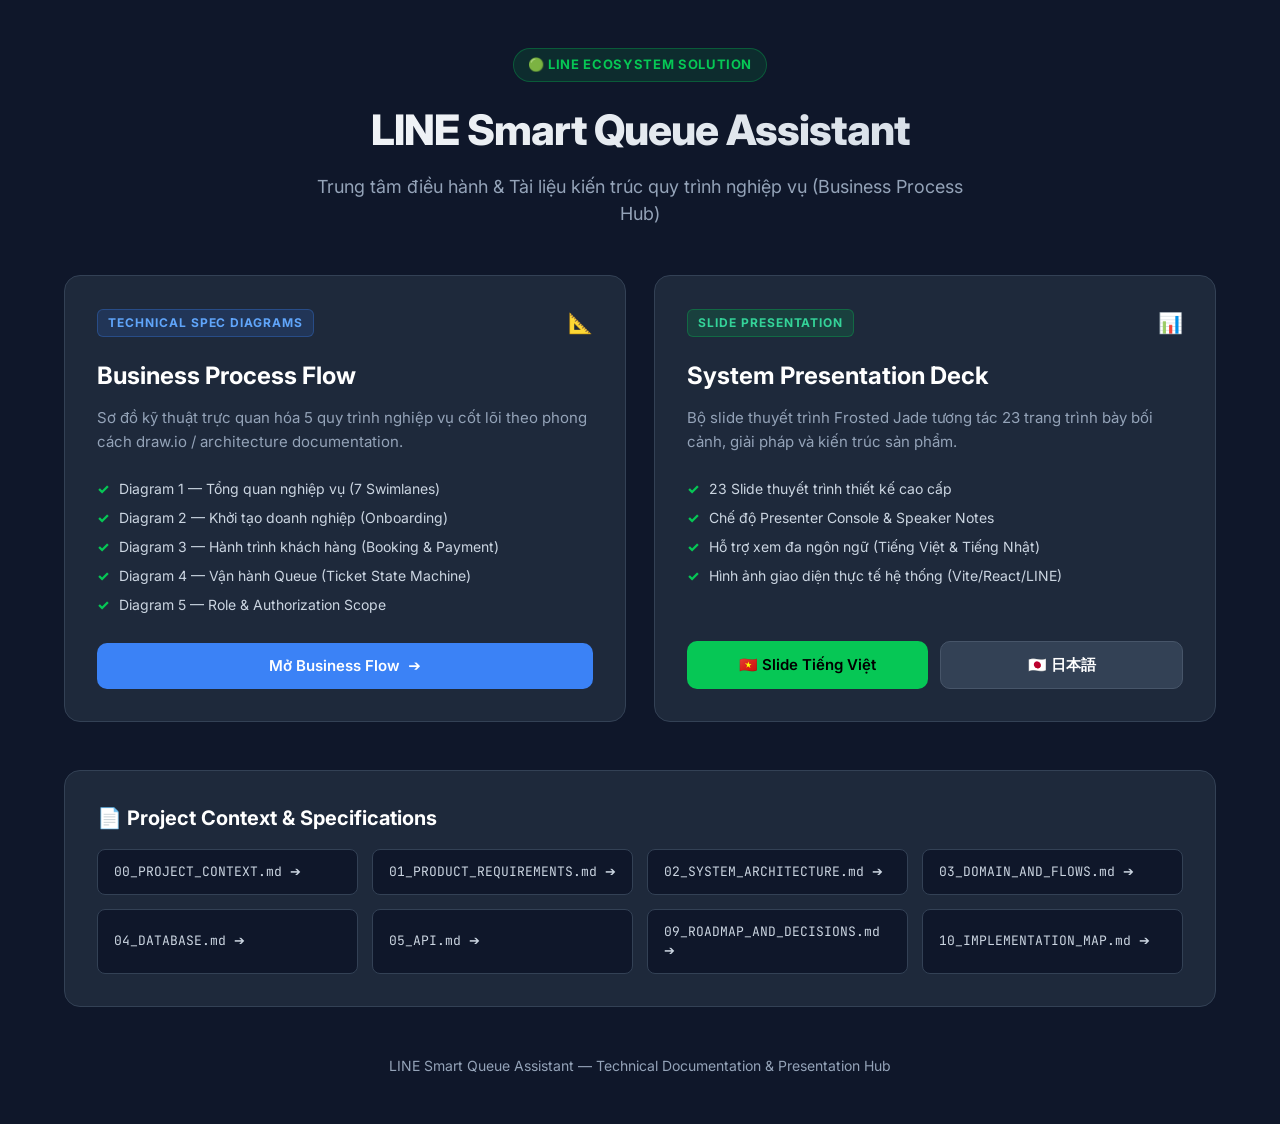
<file: index.html>
<!DOCTYPE html>
<html lang="vi">
<head>
  <meta charset="UTF-8">
  <meta name="viewport" content="width=device-width, initial-scale=1.0">
  <title>LINE Smart Queue Assistant — Main Dashboard Hub</title>
  <link rel="preconnect" href="https://fonts.googleapis.com">
  <link rel="preconnect" href="https://fonts.gstatic.com" crossorigin>
  <link href="https://fonts.googleapis.com/css2?family=Inter:wght@400;500;600;700;800&family=JetBrains+Mono:wght@500;700&display=swap" rel="stylesheet">
  <style>
    :root {
      --bg: #0f172a;
      --bg-card: #1e293b;
      --bg-card-hover: #334155;
      --border: #334155;
      --border-accent: #06c755;
      --text: #f8fafc;
      --text-muted: #94a3b8;
      --line-green: #06c755;
      --line-green-hover: #05b34c;
      --purple: #a855f7;
      --blue: #3b82f6;
      --teal: #14b8a6;
    }

    * {
      box-sizing: border-box;
      margin: 0;
      padding: 0;
    }

    body {
      font-family: 'Inter', system-ui, -apple-system, sans-serif;
      background-color: var(--bg);
      color: var(--text);
      min-height: 100vh;
      display: flex;
      flex-direction: column;
      line-height: 1.5;
      -webkit-font-smoothing: antialiased;
    }

    .container {
      max-width: 1200px;
      margin: 0 auto;
      padding: 48px 24px;
      width: 100%;
    }

    header {
      text-align: center;
      margin-bottom: 48px;
    }

    .badge-hub {
      display: inline-flex;
      align-items: center;
      gap: 8px;
      padding: 6px 14px;
      background: rgba(6, 199, 85, 0.12);
      border: 1px solid rgba(6, 199, 85, 0.3);
      border-radius: 999px;
      color: var(--line-green);
      font-size: 13px;
      font-weight: 700;
      letter-spacing: 0.05em;
      text-transform: uppercase;
      margin-bottom: 16px;
    }

    .title {
      font-size: 42px;
      font-weight: 800;
      letter-spacing: -0.02em;
      margin-bottom: 12px;
      background: linear-gradient(135deg, #ffffff 0%, #cbd5e1 100%);
      -webkit-background-clip: text;
      -webkit-text-fill-color: transparent;
    }

    .subtitle {
      font-size: 18px;
      color: var(--text-muted);
      max-width: 680px;
      margin: 0 auto;
    }

    .grid-modules {
      display: grid;
      grid-template-columns: repeat(auto-fit, minmax(360px, 1fr));
      gap: 28px;
      margin-bottom: 48px;
    }

    .module-card {
      background-color: var(--bg-card);
      border: 1px solid var(--border);
      border-radius: 16px;
      padding: 32px;
      display: flex;
      flex-direction: column;
      justify-content: space-between;
      transition: all 0.25s cubic-bezier(0.4, 0, 0.2, 1);
      position: relative;
      overflow: hidden;
    }

    .module-card::before {
      content: '';
      position: absolute;
      top: 0;
      left: 0;
      right: 0;
      height: 3px;
      background: transparent;
      transition: background 0.25s ease;
    }

    .module-card.flow-card:hover::before {
      background: var(--blue);
    }

    .module-card.presentation-card:hover::before {
      background: var(--line-green);
    }

    .module-card:hover {
      transform: translateY(-4px);
      border-color: #475569;
      box-shadow: 0 20px 25px -5px rgba(0, 0, 0, 0.3), 0 8px 10px -6px rgba(0, 0, 0, 0.3);
    }

    .card-icon-tag {
      display: flex;
      align-items: center;
      justify-content: space-between;
      margin-bottom: 20px;
    }

    .card-tag {
      font-size: 12px;
      font-weight: 700;
      text-transform: uppercase;
      letter-spacing: 0.08em;
      padding: 4px 10px;
      border-radius: 6px;
    }

    .tag-flow {
      background: rgba(59, 130, 246, 0.15);
      color: #60a5fa;
      border: 1px solid rgba(59, 130, 246, 0.3);
    }

    .tag-presentation {
      background: rgba(6, 199, 85, 0.15);
      color: #34d399;
      border: 1px solid rgba(6, 199, 85, 0.3);
    }

    .card-title {
      font-size: 24px;
      font-weight: 700;
      margin-bottom: 12px;
      color: #ffffff;
    }

    .card-desc {
      font-size: 15px;
      color: var(--text-muted);
      margin-bottom: 24px;
      line-height: 1.6;
    }

    .card-features {
      list-style: none;
      margin-bottom: 28px;
    }

    .card-features li {
      font-size: 14px;
      color: #cbd5e1;
      margin-bottom: 8px;
      display: flex;
      align-items: center;
      gap: 10px;
    }

    .card-features li::before {
      content: '✓';
      color: var(--line-green);
      font-weight: 800;
    }

    .btn-group {
      display: flex;
      gap: 12px;
    }

    .btn {
      display: inline-flex;
      align-items: center;
      justify-content: center;
      gap: 8px;
      padding: 12px 20px;
      border-radius: 10px;
      font-size: 15px;
      font-weight: 600;
      text-decoration: none;
      transition: all 0.2s ease;
      flex: 1;
      cursor: pointer;
    }

    .btn-primary {
      background-color: var(--line-green);
      color: #000000;
    }

    .btn-primary:hover {
      background-color: var(--line-green-hover);
    }

    .btn-secondary {
      background-color: #334155;
      color: #ffffff;
      border: 1px solid #475569;
    }

    .btn-secondary:hover {
      background-color: #475569;
    }

    .btn-blue {
      background-color: var(--blue);
      color: #ffffff;
    }

    .btn-blue:hover {
      background-color: #2563eb;
    }

    .docs-section {
      background-color: var(--bg-card);
      border: 1px solid var(--border);
      border-radius: 16px;
      padding: 32px;
    }

    .docs-header {
      font-size: 20px;
      font-weight: 700;
      margin-bottom: 16px;
      color: #ffffff;
      display: flex;
      align-items: center;
      gap: 10px;
    }

    .docs-grid {
      display: grid;
      grid-template-columns: repeat(auto-fill, minmax(260px, 1fr));
      gap: 14px;
    }

    .doc-link {
      display: flex;
      align-items: center;
      justify-content: space-between;
      padding: 12px 16px;
      background: #0f172a;
      border: 1px solid #334155;
      border-radius: 8px;
      color: #cbd5e1;
      text-decoration: none;
      font-size: 13px;
      font-family: 'JetBrains Mono', monospace;
      transition: all 0.2s ease;
    }

    .doc-link:hover {
      border-color: var(--line-green);
      color: var(--line-green);
      transform: translateX(2px);
    }

    footer {
      text-align: center;
      margin-top: 48px;
      color: var(--text-muted);
      font-size: 14px;
    }

    @media (max-width: 768px) {
      .grid-modules {
        grid-template-columns: 1fr;
      }
      .title {
        font-size: 32px;
      }
    }
  </style>
</head>
<body>

  <div class="container">
    <header>
      <div class="badge-hub">
        <span>🟢 LINE Ecosystem Solution</span>
      </div>
      <h1 class="title">LINE Smart Queue Assistant</h1>
      <p class="subtitle">Trung tâm điều hành &amp; Tài liệu kiến trúc quy trình nghiệp vụ (Business Process Hub)</p>
    </header>

    <div class="grid-modules">

      <!-- Card 1: Business Flow Diagrams -->
      <div class="module-card flow-card">
        <div>
          <div class="card-icon-tag">
            <span class="card-tag tag-flow">Technical Spec Diagrams</span>
            <span style="font-size: 20px;">📐</span>
          </div>
          <h2 class="card-title">Business Process Flow</h2>
          <p class="card-desc">Sơ đồ kỹ thuật trực quan hóa 5 quy trình nghiệp vụ cốt lõi theo phong cách draw.io / architecture documentation.</p>
          <ul class="card-features">
            <li>Diagram 1 — Tổng quan nghiệp vụ (7 Swimlanes)</li>
            <li>Diagram 2 — Khởi tạo doanh nghiệp (Onboarding)</li>
            <li>Diagram 3 — Hành trình khách hàng (Booking &amp; Payment)</li>
            <li>Diagram 4 — Vận hành Queue (Ticket State Machine)</li>
            <li>Diagram 5 — Role &amp; Authorization Scope</li>
          </ul>
        </div>
        <div class="btn-group">
          <a href="./docs/business-flow/index.html" class="btn btn-blue">
            <span>Mở Business Flow</span> ➔
          </a>
        </div>
      </div>

      <!-- Card 2: Presentation Deck -->
      <div class="module-card presentation-card">
        <div>
          <div class="card-icon-tag">
            <span class="card-tag tag-presentation">Slide Presentation</span>
            <span style="font-size: 20px;">📊</span>
          </div>
          <h2 class="card-title">System Presentation Deck</h2>
          <p class="card-desc">Bộ slide thuyết trình Frosted Jade tương tác 23 trang trình bày bối cảnh, giải pháp và kiến trúc sản phẩm.</p>
          <ul class="card-features">
            <li>23 Slide thuyết trình thiết kế cao cấp</li>
            <li>Chế độ Presenter Console &amp; Speaker Notes</li>
            <li>Hỗ trợ xem đa ngôn ngữ (Tiếng Việt &amp; Tiếng Nhật)</li>
            <li>Hình ảnh giao diện thực tế hệ thống (Vite/React/LINE)</li>
          </ul>
        </div>
        <div class="btn-group">
          <a href="./docs/presentation/index.vi.html" class="btn btn-primary" title="Xem slide Tiếng Việt">
            <span>🇻🇳 Slide Tiếng Việt</span>
          </a>
          <a href="./docs/presentation/index.html" class="btn btn-secondary" title="Xem slide Tiếng Nhật">
            <span>🇯🇵 日本語</span>
          </a>
        </div>
      </div>

    </div>

    <!-- Quick Docs Reference -->
    <div class="docs-section">
      <div class="docs-header">
        <span>📄 Project Context &amp; Specifications</span>
      </div>
      <div class="docs-grid">
        <a href="./docs/project/00_PROJECT_CONTEXT.md" class="doc-link">00_PROJECT_CONTEXT.md ➔</a>
        <a href="./docs/project/01_PRODUCT_REQUIREMENTS.md" class="doc-link">01_PRODUCT_REQUIREMENTS.md ➔</a>
        <a href="./docs/project/02_SYSTEM_ARCHITECTURE.md" class="doc-link">02_SYSTEM_ARCHITECTURE.md ➔</a>
        <a href="./docs/project/03_DOMAIN_AND_FLOWS.md" class="doc-link">03_DOMAIN_AND_FLOWS.md ➔</a>
        <a href="./docs/project/04_DATABASE.md" class="doc-link">04_DATABASE.md ➔</a>
        <a href="./docs/project/05_API.md" class="doc-link">05_API.md ➔</a>
        <a href="./docs/project/09_ROADMAP_AND_DECISIONS.md" class="doc-link">09_ROADMAP_AND_DECISIONS.md ➔</a>
        <a href="./docs/project/10_IMPLEMENTATION_MAP.md" class="doc-link">10_IMPLEMENTATION_MAP.md ➔</a>
      </div>
    </div>

    <footer>
      <p>LINE Smart Queue Assistant — Technical Documentation &amp; Presentation Hub</p>
    </footer>
  </div>

</body>
</html>
</file>
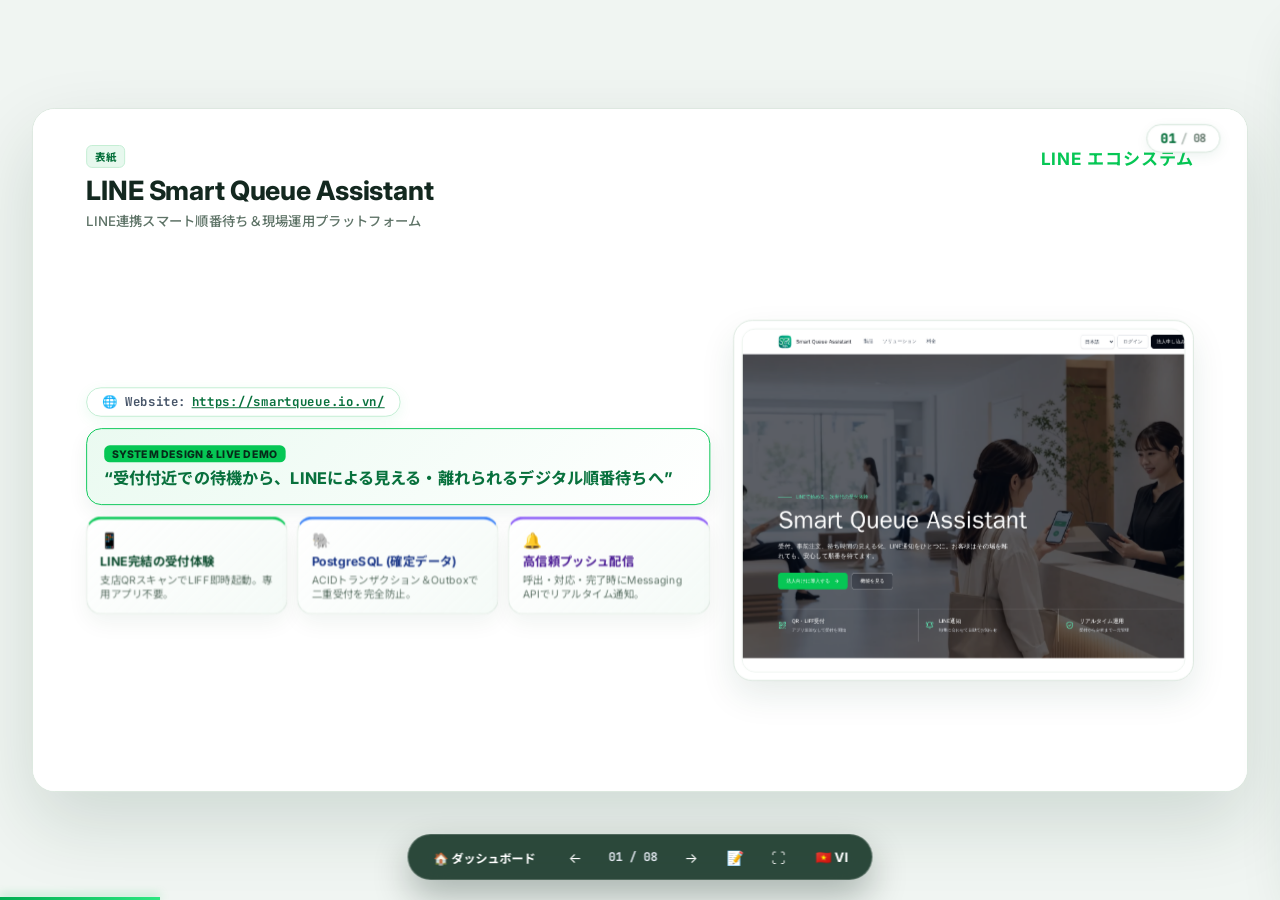
<file: docs/presentation/index.html>
<!DOCTYPE html>
<html lang="ja">
<head>
  <meta charset="UTF-8">
  <meta name="viewport" content="width=device-width, initial-scale=1.0">
  <title>LINE Smart Queue Assistant — プレゼンテーション</title>
  <link rel="stylesheet" href="./styles.css">
  <link rel="preconnect" href="https://fonts.googleapis.com">
  <link rel="preconnect" href="https://fonts.gstatic.com" crossorigin>
  <link href="https://fonts.googleapis.com/css2?family=Inter:wght@400;500;600;700;800&family=JetBrains+Mono:wght@500;700&family=Noto+Sans+JP:wght@400;500;700;800&display=swap" rel="stylesheet">
</head>
<body>
  <div id="deck-container">
    <!-- Viewport for dynamic slide rendering -->
    <div id="slide-viewport"></div>

    <!-- Progress Bar -->
    <div id="progress-bar"></div>

    <!-- Fixed Controls Overlay -->
    <div id="deck-controls">
      <a href="../../index.html" class="control-btn" id="dashboard-btn" style="text-decoration:none; width:auto; padding:0 10px; font-size:12px; font-weight:700;" title="ダッシュボード">🏠 Dashboard</a>
      <button class="control-btn" id="prev-btn" title="前のスライド (←)">←</button>
      <span class="slide-counter" id="slide-counter">01 / 08</span>
      <button class="control-btn" id="next-btn" title="次のスライド (→)">→</button>
      <button class="control-btn" id="notes-btn" title="発表者ノート (P)">📝</button>
      <button class="control-btn" id="fullscreen-btn" title="全画面表示 (F)">⛶</button>
      <button class="control-btn" id="lang-btn" style="width:auto; padding:0 8px; font-size:13px; font-weight:700;" title="言語切り替え">🇻🇳 VI</button>
    </div>

    <!-- Presenter Notes Drawer -->
    <div id="presenter-notes-drawer">
      <div style="display: flex; justify-content: space-between; align-items: center;">
        <h3 id="notes-drawer-title">発表者ノート</h3>
        <button id="close-notes-btn" style="background: none; border: none; color: white; cursor: pointer; font-size: 18px;">✕</button>
      </div>
      <div id="presenter-notes-content"></div>
    </div>

    <!-- Multi-Phone Journey Lightbox Modal (Customer Journey) -->
    <div id="journey-phone-modal">
      <div class="journey-modal-header">
        <div class="journey-modal-title" id="journey-modal-title">
          <span>📱 LINE LIFF 操作フロー (1〜4画面)</span>
          <span class="badge badge-green" id="journey-modal-counter">1 / 4</span>
        </div>
        <div class="journey-modal-controls">
          <button class="journey-modal-btn" id="journey-close-btn">✕ 閉じる (Esc)</button>
        </div>
      </div>
      <div class="journey-stage-wrapper">
        <button class="journey-stage-arrow prev" id="journey-prev-phone-btn" title="前の画面 (←)">◀</button>
        <div id="journey-phones-stage" class="journey-phones-stage count-1">
          <!-- Dynamic phone cards injected here -->
        </div>
        <button class="journey-stage-arrow next" id="journey-next-phone-btn" title="次の画面を追加 (→)">▶</button>
      </div>
    </div>

    <!-- Scope Gallery Lightbox Modal (Product Scope) -->
    <div id="scope-gallery-modal">
      <div class="scope-gallery-header">
        <div class="scope-gallery-title" id="scope-gallery-title">
          <span id="scope-gallery-name">🖥️ 管理画面・運用UIギャラリー</span>
          <span class="badge badge-green" id="scope-gallery-counter">1 / 5</span>
        </div>
        <div class="journey-modal-controls">
          <button class="journey-modal-btn" id="scope-gallery-close-btn">✕ 閉じる (Esc)</button>
        </div>
      </div>
      <div class="scope-gallery-stage">
        <button class="journey-stage-arrow prev" id="scope-gallery-prev-btn" title="前の画像 (←)">◀</button>
        <img id="scope-gallery-img" src="../images/slide/01-landing-page.png" alt="プロダクト画面">
        <button class="journey-stage-arrow next" id="scope-gallery-next-btn" title="次の画像 (→)">▶</button>
      </div>
    </div>

    <!-- QR Zoom Lightbox Modal (Live Demo QR Extra-Large) -->
    <div id="qr-zoom-modal">
      <div class="qr-zoom-container">
        <button class="qr-zoom-close-btn" id="qr-zoom-close-btn">✕ 閉じる (Esc)</button>
        <div class="qr-zoom-card">
          <div class="qr-zoom-header">
            <span class="qr-zoom-branch" id="qr-zoom-branch">📍 東京本店 (Tokyo Flagship Branch)</span>
            <span class="badge badge-green">受付中 / LIVE DEMO</span>
          </div>
          <div class="qr-zoom-frame">
            <img src="../images/slide/live-demo-qr.svg" alt="Live Demo QR Code">
          </div>
          <div class="qr-zoom-hint" id="qr-zoom-hint">
            📱 スマホのカメラまたはLINEのQRリーダーで読み取ってください
          </div>
          <div class="qr-zoom-url">
            https://liff.line.me/2010516188-KAcYkLTh/qr/70f7e730ae944f1635b18a51c5408b563969
          </div>
        </div>
      </div>
    </div>
  </div>

  <!-- Language Configuration Files -->
  <script src="./slides.ja.js"></script>
  <script src="./slides.vi.js"></script>
  <!-- Presentation Engine Script -->
  <script src="./script.js"></script>
</body>
</html>
</file>
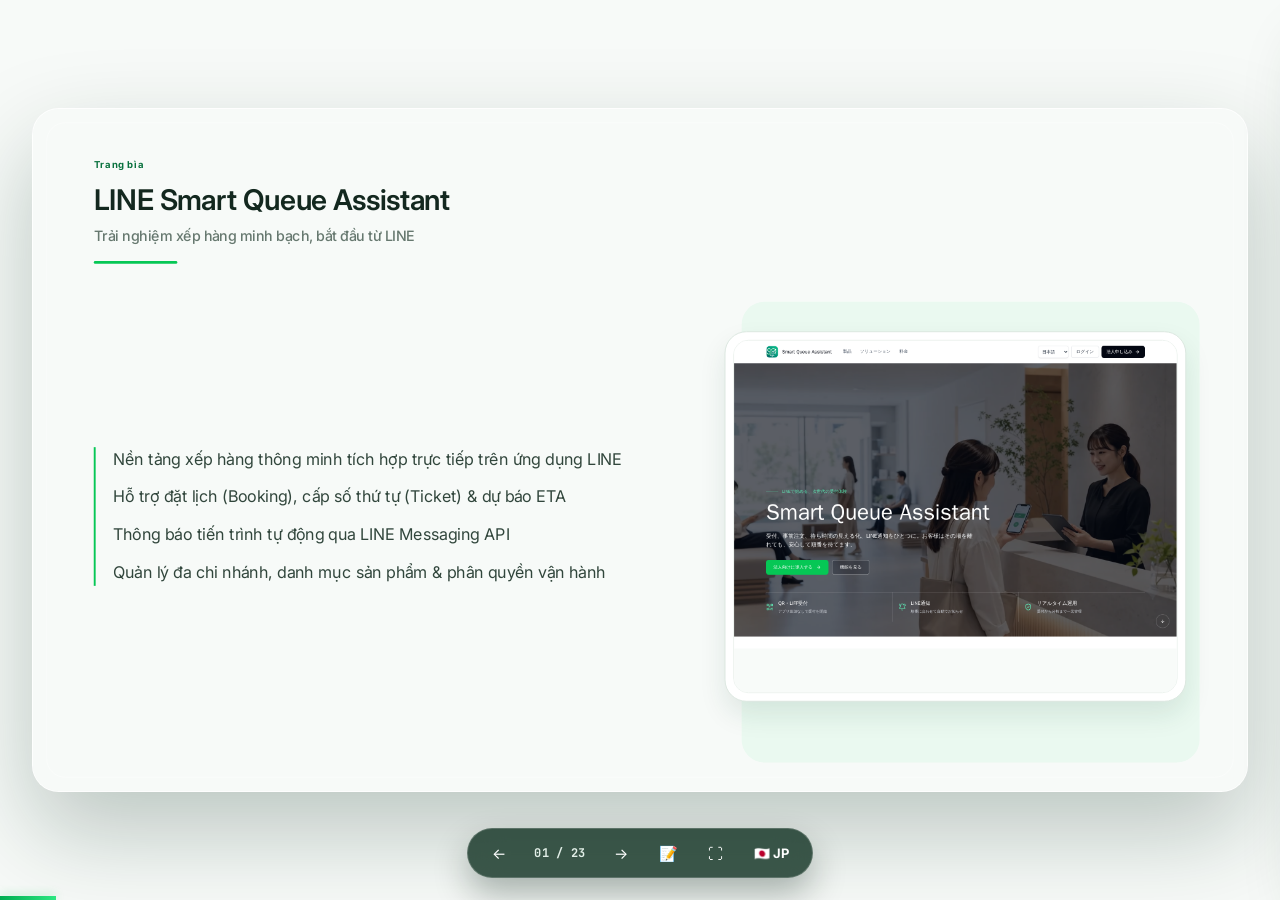
<file: index.vi.html>
<!DOCTYPE html>
<html lang="vi">
<head>
  <meta charset="UTF-8">
  <meta name="viewport" content="width=device-width, initial-scale=1.0">
  <title>LINE Smart Queue Assistant — Bài Thuyết Trình (Tiếng Việt)</title>
  <link rel="stylesheet" href="./styles.css">
  <link rel="preconnect" href="https://fonts.googleapis.com">
  <link rel="preconnect" href="https://fonts.gstatic.com" crossorigin>
  <link href="https://fonts.googleapis.com/css2?family=Inter:wght@400;500;600;700;800&family=JetBrains+Mono:wght@500;700&family=Noto+Sans+JP:wght@400;500;700;800&display=swap" rel="stylesheet">
</head>
<body>
  <div id="deck-container">
    <div id="slide-viewport">

      <!-- Slide 01 -->
      <section class="slide active" id="slide-1">
        <header class="slide-header">
          <div>
            <span class="slide-tag">Slide 01 — Trang bìa</span>
            <h1 class="slide-title">LINE Smart Queue Assistant</h1>
            <p class="slide-subtitle">Trải nghiệm xếp hàng minh bạch, bắt đầu từ LINE</p>
          </div>
          <div style="font-weight: 700; color: var(--line-green); font-size: 20px;">LINE Ecosystem</div>
        </header>
        <div class="slide-body layout-split left-wide">
          <div class="content-text">
            <ul class="content-list">
              <li>Nền tảng xếp hàng thông minh tích hợp trực tiếp trên ứng dụng LINE</li>
              <li>Hỗ trợ đặt lịch (Booking), cấp số thứ tự (Ticket) & dự báo ETA</li>
              <li>Thông báo tiến trình tự động qua LINE Messaging API</li>
              <li>Quản lý đa chi nhánh, danh mục sản phẩm & phân quyền vận hành</li>
            </ul>
          </div>
          <div class="media-container">
            <div class="browser-frame">
              <div class="browser-header">
                <div class="browser-dots">
                  <div class="browser-dot red"></div>
                  <div class="browser-dot yellow"></div>
                  <div class="browser-dot green"></div>
                </div>
                <div class="browser-address-bar">https://smartqueue.io.vn/</div>
              </div>
              <div class="browser-content">
                <img src="./docs/images/guide/01-landing-page.png" alt="Trang chủ hệ thống">
              </div>
            </div>
          </div>
        </div>
        <div class="speaker-notes-data" style="display:none;">
          Xin chào mọi người. Hôm nay em xin trình bày dự án <strong>LINE Smart Queue Assistant</strong>.<br><br>
          Đây là một nền tảng hỗ trợ quản lý hàng đợi, đặt dịch vụ, đơn hàng, nền tảng thanh toán và thông báo khách hàng thông qua LINE.<br><br>
          Trong phần trình bày này, em sẽ tập trung vào sản phẩm, bài toán thực tế, giải pháp, kiến trúc công nghệ, luồng hoạt động và tính khả thi của hệ thống.
        </div>
      </section>

      <!-- Slide 02 -->
      <section class="slide" id="slide-2">
        <header class="slide-header">
          <div>
            <span class="slide-tag">Slide 02 — Bối cảnh hiện tại</span>
            <h1 class="slide-title">Hàng đợi vẫn là một vấn đề rất đời thường</h1>
            <p class="slide-subtitle">Những bất cập phổ biến tại các điểm dịch vụ truyền thống</p>
          </div>
          <div style="font-weight: 700; color: #EF4444; font-size: 20px;">Trải nghiệm truyền thống</div>
        </header>
        <div class="slide-body layout-split left-wide">
          <div class="layout-grid" style="grid-template-columns: repeat(2, 1fr);">
            <div class="feature-card" style="border-left: 4px solid #EF4444;">
              <h3 style="color: #EF4444;">📌 Khách phải chờ gần quầy</h3>
              <p>Khách hàng bị ràng buộc vị trí tại phòng chờ, không thể tự do di chuyển hay làm công việc cá nhân.</p>
            </div>
            <div class="feature-card" style="border-left: 4px solid #F59E0B;">
              <h3 style="color: #D97706;">⏳ Không biết khi nào đến lượt</h3>
              <p>Thiếu thông tin dự báo thời gian chờ (ETA) và số lượng người phía trước.</p>
            </div>
            <div class="feature-card" style="border-left: 4px solid #3B82F6;">
              <h3 style="color: #2563EB;">📢 Staff gọi khách thủ công</h3>
              <p>Nhân viên phải tốn thời gian hô tên hoặc gọi số trực tiếp, dễ bỏ sót lượt.</p>
            </div>
            <div class="feature-card" style="border-left: 4px solid #8B5CF6;">
              <h3 style="color: #7C3AED;">🏢 Khu vực tiếp nhận quá tải</h3>
              <p>Đông đúc tại sảnh chờ tạo áp lực vận hành lớn cho cửa hàng.</p>
            </div>
          </div>
          <div class="media-container">
            <div class="browser-frame">
              <div class="browser-header">
                <div class="browser-dots">
                  <div class="browser-dot red"></div>
                  <div class="browser-dot yellow"></div>
                  <div class="browser-dot green"></div>
                </div>
                <div class="browser-address-bar">Wait Time Context</div>
              </div>
              <div class="browser-content">
                <img src="./docs/images/guide/02-japanese-waiting-context.png" alt="Bối cảnh hàng đợi">
              </div>
            </div>
          </div>
        </div>
        <div class="speaker-notes-data" style="display:none;">
          Trong nhiều cửa hàng, salon, phòng khám hoặc quầy dịch vụ, khách hàng vẫn phải lấy số và ngồi gần khu vực tiếp nhận.<br><br>
          Vấn đề không chỉ nằm ở thời gian chờ, mà còn ở việc khách không biết còn bao lâu nữa mới đến lượt.<br><br>
          Điều này khiến khách khó rời khỏi khu vực chờ, còn nhân viên phải liên tục gọi khách và kiểm tra trạng thái thủ công.
        </div>
      </section>

      <!-- Slide 03 -->
      <section class="slide" id="slide-3">
        <header class="slide-header">
          <div>
            <span class="slide-tag">Slide 03 — Vấn đề gặp phải</span>
            <h1 class="slide-title">Hàng đợi không chỉ là “số thứ tự”</h1>
            <p class="slide-subtitle">Sự đứt gãy giữa các nghiệp vụ vận hành thực tế</p>
          </div>
          <div style="font-weight: 700; color: #F59E0B; font-size: 20px;">Vấn đề vận hành</div>
        </header>
        <div class="slide-body layout-split left-wide">
          <div class="layout-grid" style="grid-template-columns: repeat(2, 1fr);">
            <div class="feature-card">
              <h3 style="color: #0F172A;">📊 Wait time không minh bạch</h3>
              <p>Thời gian chờ thay đổi liên tục nhưng không có dự báo realtime.</p>
            </div>
            <div class="feature-card">
              <h3 style="color: #0F172A;">🧩 Nghiệp vụ tách rời</h3>
              <p>Queue, Order, Stock, Payment và Staff được xử lý riêng rạc.</p>
            </div>
            <div class="feature-card">
              <h3 style="color: #0F172A;">🔔 Khách dễ bỏ lỡ lượt</h3>
              <p>Không có kênh push notification tức thời đến điện thoại khách.</p>
            </div>
            <div class="feature-card">
              <h3 style="color: #0F172A;">📉 Dữ liệu bị phân tán</h3>
              <p>Khó tổng hợp báo cáo vận hành và hiệu suất phục vụ.</p>
            </div>
          </div>
          <div class="media-container">
            <div class="browser-frame">
              <div class="browser-header">
                <div class="browser-dots">
                  <div class="browser-dot red"></div>
                  <div class="browser-dot yellow"></div>
                  <div class="browser-dot green"></div>
                </div>
                <div class="browser-address-bar">Disjointed Systems Issue</div>
              </div>
              <div class="browser-content">
                <img src="./docs/images/guide/03-japanese-disjointed-systems.png" alt="Nghiệp vụ đứt gãy">
              </div>
            </div>
          </div>
        </div>
        <div class="speaker-notes-data" style="display:none;">
          Nếu chỉ nhìn đơn giản, một hệ thống xếp hàng chỉ cần phát số và gọi số.<br><br>
          Nhưng trong vận hành thực tế, hàng đợi liên quan đến nhiều nghiệp vụ khác: Khách đặt dịch vụ nào? Có cần thanh toán trước không? Sản phẩm còn hàng không? Nhân viên nào đang phục vụ? Khi nào cần gửi thông báo?
        </div>
      </section>

      <!-- Slide 04 -->
      <section class="slide" id="slide-4">
        <header class="slide-header">
          <div>
            <span class="slide-tag">Slide 04 — Insight sản phẩm</span>
            <h1 class="slide-title">Khách không cần “đứng chờ” — Họ cần “biết khi nào quay lại”</h1>
            <p class="slide-subtitle">Chủ động hóa thời gian nhờ trải nghiệm di động thông minh</p>
          </div>
          <div style="font-weight: 700; color: var(--line-green); font-size: 20px;">User Insight</div>
        </header>
        <div class="slide-body layout-split left-wide">
          <div class="content-text">
            <ul class="content-list">
              <li>Nhận Ticket & số thứ tự ngay trên điện thoại thông minh</li>
              <li>Theo dõi trực quan số người đang chờ phía trước</li>
              <li>Biết ước tính thời gian phục vụ dự kiến (ETA)</li>
              <li>Nhận thông báo push LINE chuẩn xác khi sắp đến lượt</li>
            </ul>
          </div>
          <div class="media-container">
            <div class="browser-frame">
              <div class="browser-header">
                <div class="browser-dots">
                  <div class="browser-dot red"></div>
                  <div class="browser-dot yellow"></div>
                  <div class="browser-dot green"></div>
                </div>
                <div class="browser-address-bar">Smart Queue Customer Insight</div>
              </div>
              <div class="browser-content">
                <img src="./docs/images/guide/04-japanese-smart-queue-insight.png" alt="Insight khách hàng">
              </div>
            </div>
          </div>
        </div>
        <div class="speaker-notes-data" style="display:none;">
          Insight chính của dự án là khách hàng không nhất thiết phải đứng chờ tại quầy.<br><br>
          Điều họ thực sự cần là biết mình đang ở đâu trong hàng đợi và được nhắc khi gần đến lượt.<br><br>
          Với LINE, khách đã có sẵn ứng dụng trên điện thoại, vì vậy trải nghiệm Queue có thể được đưa trực tiếp vào một nền tảng quen thuộc.
        </div>
      </section>

      <!-- Slide 05 -->
      <section class="slide" id="slide-5">
        <header class="slide-header">
          <div>
            <span class="slide-tag">Slide 05 — Giải pháp đưa ra</span>
            <h1 class="slide-title">LINE-first Smart Queue Platform</h1>
            <p class="slide-subtitle">Nền tảng xếp hàng số hóa từ trải nghiệm LINE đến vận hành Dashboard</p>
          </div>
          <div style="font-weight: 700; color: var(--line-green); font-size: 20px;">Giải pháp Tổng thể</div>
        </header>
        <div class="slide-body layout-split left-wide">
          <div class="content-text">
            <ul class="content-list">
              <li>Quét QR cố định của Chi nhánh bằng ứng dụng LINE</li>
              <li>Đăng nhập tức thì với LINE Login (không cần tài khoản mới)</li>
              <li>Tự do chọn Queue & chọn dịch vụ/sản phẩm mong muốn</li>
              <li>Nhận Ticket điện tử hiển thị ETA và số người phía trước</li>
              <li>Nhận thông báo tự động qua LINE Messaging API</li>
              <li>Staff tiếp nhận và xử lý mượt mà trên Workspace riêng</li>
            </ul>
          </div>
          <div class="media-container">
            <div class="phone-mockup">
              <div class="phone-header-notch"></div>
              <div class="phone-screen">
                <img src="./docs/images/guide/36-customer-ticket-mobile.png" alt="Customer Ticket Mobile">
              </div>
            </div>
          </div>
        </div>
        <div class="speaker-notes-data" style="display:none;">
          Giải pháp được đề xuất là một nền tảng quản lý hàng đợi theo hướng LINE-first.<br><br>
          Khách quét QR của chi nhánh, xác thực bằng LINE, chọn Queue, chọn sản phẩm hoặc dịch vụ, sau đó nhận Ticket.
        </div>
      </section>

      <!-- Slide 06 -->
      <section class="slide" id="slide-6">
        <header class="slide-header">
          <div>
            <span class="slide-tag">Slide 06 — Hệ thống là gì?</span>
            <h1 class="slide-title">LINE Smart Queue Assistant</h1>
            <p class="slide-subtitle">Nền tảng hỗ trợ toàn bộ vòng đời dịch vụ và vận hành doanh nghiệp</p>
          </div>
          <div style="font-weight: 700; color: var(--line-green); font-size: 20px;">Platform Scope</div>
        </header>
        <div class="slide-body layout-grid" style="grid-template-columns: repeat(3, 1fr);">
          <div class="feature-card">
            <h3>🏢 Business Onboarding</h3>
            <p>Doanh nghiệp tự đăng ký thông tin, chọn quy mô, gói cước và theo dõi trạng thái xét duyệt.</p>
          </div>
          <div class="feature-card">
            <h3>🌐 Multi-branch</h3>
            <p>Quản lý đa chi nhánh độc lập, mỗi chi nhánh có QR riêng, lịch hoạt động và nhân sự riêng.</p>
          </div>
          <div class="feature-card">
            <h3>📦 Product Catalog</h3>
            <p>Định nghĩa tập trung sản phẩm/dịch vụ cấp Doanh nghiệp, quản lý kho hàng (Stock) theo chi nhánh.</p>
          </div>
          <div class="feature-card">
            <h3>🎫 Booking & Ticket</h3>
            <p>Cấp số thứ tự di động, tính toán ETA động dựa trên năng lực và số lượng khách hàng chờ.</p>
          </div>
          <div class="feature-card">
            <h3>👨‍🍳 Staff Operation</h3>
            <p>Workspace vận hành mượt mà cho nhân viên: Gọi số, Phục vụ, Hoàn tất, Thu tiền & In biên nhận.</p>
          </div>
          <div class="feature-card">
            <h3>💬 LINE Notification</h3>
            <p>Tự động đẩy thông báo nhắc nhở đến ứng dụng LINE của khách hàng tại từng cột mốc quan trọng.</p>
          </div>
        </div>
        <div class="speaker-notes-data" style="display:none;">
          LINE Smart Queue Assistant không chỉ là một màn hình lấy số thứ tự. Đây là một hệ thống quản lý toàn diện từ Onboarding đến Staff Operation.
        </div>
      </section>

      <!-- Slide 07 -->
      <section class="slide" id="slide-7">
        <header class="slide-header">
          <div>
            <span class="slide-tag">Slide 07 — Công nghệ nổi bật</span>
            <h1 class="slide-title">Kiến trúc & Công nghệ cốt lõi</h1>
            <p class="slide-subtitle">Hệ thống SaaS hiện đại, an toàn và tối ưu trải nghiệm</p>
          </div>
          <div style="font-weight: 700; color: #3B82F6; font-size: 20px;">Tech Architecture</div>
        </header>
        <div class="slide-body layout-grid" style="grid-template-columns: repeat(2, 1fr);">
          <div class="feature-card" style="border-top: 4px solid #61DAFB;">
            <h3>⚛️ Frontend Web UI</h3>
            <p><strong>React + Vite</strong>: Tối ưu tốc độ tải trang, Responsive hoàn hảo trên mọi thiết bị di động & máy tính bàn.</p>
          </div>
          <div class="feature-card" style="border-top: 4px solid #3178C6;">
            <h3>🛡️ Backend API</h3>
            <p><strong>Express + TypeScript</strong>: Kiến trúc RESTful chuẩn mực, kiểm soát kiểu dữ liệu nghiêm ngặt và phân quyền chặt chẽ.</p>
          </div>
          <div class="feature-card" style="border-top: 4px solid #336791;">
            <h3>🗄️ Database</h3>
            <p><strong>PostgreSQL</strong>: Đảm bảo tính toàn vẹn dữ liệu ACID cho mô hình đa doanh nghiệp, đa chi nhánh và hàng nghìn Ticket.</p>
          </div>
          <div class="feature-card" style="border-top: 4px solid #06C755;">
            <h3>🟢 LINE Ecosystem</h3>
            <p><strong>LIFF + LINE Login + Messaging API</strong>: Tích hợp sâu vào LINE, xác thực không mật khẩu và đẩy thông báo tự động.</p>
          </div>
        </div>
        <div class="speaker-notes-data" style="display:none;">
          Về mặt công nghệ, dự án được xây dựng với định hướng hiện đại và linh hoạt.
        </div>
      </section>

      <!-- Slide 08 -->
      <section class="slide" id="slide-8">
        <header class="slide-header">
          <div>
            <span class="slide-tag">Slide 08 — Đối tượng sử dụng</span>
            <h1 class="slide-title">Một hệ thống — Nhiều vai trò</h1>
            <p class="slide-subtitle">Phân quyền bảo mật chặt chẽ từ Admin đến Khách hàng</p>
          </div>
          <div style="font-weight: 700; color: #8B5CF6; font-size: 20px;">Role Matrix</div>
        </header>
        <div class="slide-body layout-split left-wide">
          <div>
            <table class="role-table">
              <thead>
                <tr>
                  <th>Vai trò</th>
                  <th>Trách nhiệm chính</th>
                </tr>
              </thead>
              <tbody>
                <tr>
                  <td><strong>Platform Admin</strong></td>
                  <td>Kiểm duyệt đăng ký doanh nghiệp, quản lý hệ thống</td>
                </tr>
                <tr>
                  <td><strong>Organization Owner</strong></td>
                  <td>Cấu hình Doanh nghiệp, Catalog sản phẩm & quản lý Chi nhánh</td>
                </tr>
                <tr>
                  <td><strong>Branch Manager</strong></td>
                  <td>Quản lý Queue, Lịch hoạt động, Kho hàng & Staff chi nhánh</td>
                </tr>
                <tr>
                  <td><strong>Staff</strong></td>
                  <td>Vận hành lượt gọi số, Phục vụ, Thu tiền & In biên nhận</td>
                </tr>
                <tr>
                  <td><strong>Customer</strong></td>
                  <td>Quét QR, Đặt chỗ & Theo dõi số lượt trên ứng dụng LINE</td>
                </tr>
              </tbody>
            </table>
          </div>
          <div class="media-container">
            <div class="browser-frame">
              <div class="browser-header">
                <div class="browser-dots">
                  <div class="browser-dot red"></div>
                  <div class="browser-dot yellow"></div>
                  <div class="browser-dot green"></div>
                </div>
                <div class="browser-address-bar">Admin Dashboard</div>
              </div>
              <div class="browser-content">
                <img src="./docs/images/guide/07-admin-dashboard.png" alt="Platform Admin Dashboard">
              </div>
            </div>
          </div>
        </div>
        <div class="speaker-notes-data" style="display:none;">
          Hệ thống được thiết kế theo nhiều vai trò: Platform Admin, Organization Owner, Branch Manager, Staff, Customer.
        </div>
      </section>

      <!-- Slide 09 -->
      <section class="slide" id="slide-9">
        <header class="slide-header">
          <div>
            <span class="slide-tag">Slide 09 — Luồng tổng thể</span>
            <h1 class="slide-title">End-to-End Business Flow</h1>
            <p class="slide-subtitle">Quy trình vận hành 9 bước nối liền Doanh nghiệp & Khách hàng</p>
          </div>
          <div style="font-weight: 700; color: var(--line-green); font-size: 20px;">System Flow</div>
        </header>
        <div class="slide-body" style="flex-direction: column; justify-content: center; gap: 24px;">
          <div class="process-flow">
            <div class="process-step">
              <span class="process-step-num">Step 01</span>
              <span class="process-step-title">Business Register</span>
            </div>
            <span class="process-arrow">➔</span>
            <div class="process-step">
              <span class="process-step-num">Step 02</span>
              <span class="process-step-title">Admin Approval</span>
            </div>
            <span class="process-arrow">➔</span>
            <div class="process-step">
              <span class="process-step-num">Step 03</span>
              <span class="process-step-title">Owner Activation</span>
            </div>
            <span class="process-arrow">➔</span>
            <div class="process-step">
              <span class="process-step-num">Step 04</span>
              <span class="process-step-title">Catalog + Branch</span>
            </div>
            <span class="process-arrow">➔</span>
            <div class="process-step">
              <span class="process-step-num">Step 05</span>
              <span class="process-step-title">Queue + QR</span>
            </div>
          </div>
          <div class="process-flow" style="justify-content: center;">
            <div class="process-step" style="background: var(--line-green-light); border-color: var(--line-green);">
              <span class="process-step-num">Step 06</span>
              <span class="process-step-title" style="color: var(--line-green);">LINE Booking</span>
            </div>
            <span class="process-arrow">➔</span>
            <div class="process-step" style="background: var(--line-green-light); border-color: var(--line-green);">
              <span class="process-step-num">Step 07</span>
              <span class="process-step-title" style="color: var(--line-green);">Ticket Issued</span>
            </div>
            <span class="process-arrow">➔</span>
            <div class="process-step">
              <span class="process-step-num">Step 08</span>
              <span class="process-step-title">Staff Service</span>
            </div>
            <span class="process-arrow">➔</span>
            <div class="process-step">
              <span class="process-step-num">Step 09</span>
              <span class="process-step-title">Receipt + LINE Push</span>
            </div>
          </div>
        </div>
        <div class="speaker-notes-data" style="display:none;">
          Đây là luồng tổng thể của hệ thống từ Business Register đến Receipt + LINE Push.
        </div>
      </section>

      <!-- Slide 10 -->
      <section class="slide" id="slide-10">
        <header class="slide-header">
          <div>
            <span class="slide-tag">Slide 10 — Business Onboarding</span>
            <h1 class="slide-title">Doanh nghiệp tự đăng ký sử dụng</h1>
            <p class="slide-subtitle">Quy trình nộp đơn minh bạch không cần tạo trước mật khẩu</p>
          </div>
          <div style="font-weight: 700; color: #3B82F6; font-size: 20px;">Step 1 — Register</div>
        </header>
        <div class="slide-body layout-split left-wide">
          <div class="content-text">
            <ul class="content-list">
              <li>Cung cấp thông tin pháp lý doanh nghiệp & Email đại diện</li>
              <li>Lựa chọn quy mô điểm dịch vụ và Gói cước đăng ký</li>
              <li>Thực hiện bước Demo Payment để kích hoạt đơn xin gia nhập</li>
              <li>Đơn đăng ký được gửi đến Platform Admin xử lý</li>
            </ul>
          </div>
          <div class="media-container">
            <div class="browser-frame">
              <div class="browser-header">
                <div class="browser-dots">
                  <div class="browser-dot red"></div>
                  <div class="browser-dot yellow"></div>
                  <div class="browser-dot green"></div>
                </div>
                <div class="browser-address-bar">Business Registration Form</div>
              </div>
              <div class="browser-content">
                <img src="./docs/images/guide/03-business-registration-form.png" alt="Business Registration Form">
              </div>
            </div>
          </div>
        </div>
        <div class="speaker-notes-data" style="display:none;">
          Doanh nghiệp bắt đầu từ trang public và gửi đơn đăng ký.
        </div>
      </section>

      <!-- Slide 11 -->
      <section class="slide" id="slide-11">
        <header class="slide-header">
          <div>
            <span class="slide-tag">Slide 11 — Admin Approval</span>
            <h1 class="slide-title">Platform Admin kiểm soát Onboarding</h1>
            <p class="slide-subtitle">Duyệt hồ sơ & Khởi tạo Organization chính chủ</p>
          </div>
          <div style="font-weight: 700; color: #8B5CF6; font-size: 20px;">Step 2 — Approval</div>
        </header>
        <div class="slide-body layout-split left-wide">
          <div class="content-text">
            <ul class="content-list">
              <li>Truy cập danh sách đơn đăng ký chờ xét duyệt trên Admin Portal</li>
              <li>Kiểm tra chi tiết hồ sơ doanh nghiệp & kết quả Demo Payment</li>
              <li>Thực hiện thao tác Phê duyệt (Approve) hoặc Từ chối (Reject)</li>
              <li>Hệ thống tự động tạo Organization & gửi thư mời cho Owner</li>
            </ul>
          </div>
          <div class="media-container">
            <div class="browser-frame">
              <div class="browser-header">
                <div class="browser-dots">
                  <div class="browser-dot red"></div>
                  <div class="browser-dot yellow"></div>
                  <div class="browser-dot green"></div>
                </div>
                <div class="browser-address-bar">Admin Application Detail</div>
              </div>
              <div class="browser-content">
                <img src="./docs/images/guide/09-admin-application-detail.png" alt="Admin Application Detail">
              </div>
            </div>
          </div>
        </div>
        <div class="speaker-notes-data" style="display:none;">
          Admin có thể xem chi tiết từng đơn đăng ký. Khi Approve, hệ thống tạo Organization và tài khoản Owner ở trạng thái Invited.
        </div>
      </section>

      <!-- Slide 12 -->
      <section class="slide" id="slide-12">
        <header class="slide-header">
          <div>
            <span class="slide-tag">Slide 12 — Owner Activation</span>
            <h1 class="slide-title">Owner tự kích hoạt tài khoản</h1>
            <p class="slide-subtitle">Bảo mật tuyệt đối — Owner tự khởi tạo mật khẩu cá nhân</p>
          </div>
          <div style="font-weight: 700; color: #10B981; font-size: 20px;">Step 3 — Activation</div>
        </header>
        <div class="slide-body layout-split left-wide">
          <div class="content-text">
            <ul class="content-list">
              <li>Nhận Email thông báo phê duyệt kèm liên kết kích hoạt an toàn</li>
              <li>Chủ doanh nghiệp (Owner) tự thiết lập mật khẩu bảo mật</li>
              <li>Chính thức chuyển trạng thái Organization sang "Active"</li>
              <li>Bắt đầu thiết lập Catalog sản phẩm & Chi nhánh đầu tiên</li>
            </ul>
          </div>
          <div class="media-container">
            <div class="browser-frame">
              <div class="browser-header">
                <div class="browser-dots">
                  <div class="browser-dot red"></div>
                  <div class="browser-dot yellow"></div>
                  <div class="browser-dot green"></div>
                </div>
                <div class="browser-address-bar">Owner Activation</div>
              </div>
              <div class="browser-content">
                <img src="./docs/images/guide/11-owner-activation.png" alt="Owner Activation">
              </div>
            </div>
          </div>
        </div>
        <div class="speaker-notes-data" style="display:none;">
          Sau khi Admin Approve, Owner nhận email kích hoạt và tự đặt mật khẩu.
        </div>
      </section>

      <!-- Slide 13 -->
      <section class="slide" id="slide-13">
        <header class="slide-header">
          <div>
            <span class="slide-tag">Slide 13 — Product / Service Catalog</span>
            <h1 class="slide-title">Catalog thuộc về Organization</h1>
            <p class="slide-subtitle">Quản lý giá, mã SP & dịch vụ nhất quán giữa các chi nhánh</p>
          </div>
          <div style="font-weight: 700; color: #F59E0B; font-size: 20px;">Catalog Management</div>
        </header>
        <div class="slide-body layout-split left-wide">
          <div class="content-text">
            <ul class="content-list">
              <li>Sản phẩm & Dịch vụ được tạo 1 lần và dùng chung toàn hệ thống</li>
              <li>Mã SP/DV sinh tự động giúp quản lý chính xác và chuyên nghiệp</li>
              <li>Thiết lập linh hoạt giá tiền, đơn vị tính và thời gian phục vụ</li>
              <li>Thiết lập thanh toán trước (Require Prepayment) theo nhu cầu</li>
              <li>Tách biệt hoàn toàn giữa định nghĩa Catalog và Tồn kho Branch</li>
            </ul>
          </div>
          <div class="media-container">
            <div class="browser-frame">
              <div class="browser-header">
                <div class="browser-dots">
                  <div class="browser-dot red"></div>
                  <div class="browser-dot yellow"></div>
                  <div class="browser-dot green"></div>
                </div>
                <div class="browser-address-bar">Owner Product Catalog</div>
              </div>
              <div class="browser-content">
                <img src="./docs/images/guide/13-owner-product-catalog.png" alt="Owner Product Catalog">
              </div>
            </div>
          </div>
        </div>
        <div class="speaker-notes-data" style="display:none;">
          Một điểm thiết kế quan trọng là Product và Service được quản lý ở cấp Organization.
        </div>
      </section>

      <!-- Slide 14 -->
      <section class="slide" id="slide-14">
        <header class="slide-header">
          <div>
            <span class="slide-tag">Slide 14 — Branch Management</span>
            <h1 class="slide-title">Một doanh nghiệp có nhiều chi nhánh</h1>
            <p class="slide-subtitle">Quản lý mạng lưới chi nhánh vật lý dễ dàng và độc lập</p>
          </div>
          <div style="font-weight: 700; color: #3B82F6; font-size: 20px;">Branch Structure</div>
        </header>
        <div class="slide-body layout-split left-wide">
          <div class="content-text">
            <ul class="content-list">
              <li>Owner tạo chi nhánh (Branch) đại diện cho từng cơ sở vật lý</li>
              <li>Gửi thư mời Branch Manager trực tiếp quản lý vận hành cơ sở</li>
              <li>Tự động tạo mã QR cố định riêng biệt cho mỗi Chi nhánh</li>
              <li>Thiết lập khung giờ mở cửa/đóng cửa độc lập theo từng địa bàn</li>
            </ul>
          </div>
          <div class="media-container">
            <div class="browser-frame">
              <div class="browser-header">
                <div class="browser-dots">
                  <div class="browser-dot red"></div>
                  <div class="browser-dot yellow"></div>
                  <div class="browser-dot green"></div>
                </div>
                <div class="browser-address-bar">Create Branch</div>
              </div>
              <div class="browser-content">
                <img src="./docs/images/guide/16-owner-create-branch.png" alt="Create Branch">
              </div>
            </div>
          </div>
        </div>
        <div class="speaker-notes-data" style="display:none;">
          Owner có thể tạo các chi nhánh và mời Branch Manager.
        </div>
      </section>

      <!-- Slide 15 -->
      <section class="slide" id="slide-15">
        <header class="slide-header">
          <div>
            <span class="slide-tag">Slide 15 — Branch Manager Workspace</span>
            <h1 class="slide-title">Chi nhánh vận hành độc lập</h1>
            <p class="slide-subtitle">Không gian làm việc tập trung dành riêng cho Quản lý chi nhánh</p>
          </div>
          <div style="font-weight: 700; color: #8B5CF6; font-size: 20px;">Manager Portal</div>
        </header>
        <div class="slide-body layout-split left-wide">
          <div class="content-text">
            <ul class="content-list">
              <li>Quản lý toàn bộ danh sách Hàng chờ (Queue) trong chi nhánh</li>
              <li>Chủ động cấu hình Lịch hoạt động & ngày nghỉ lễ (Calendar)</li>
              <li>Theo dõi Tồn kho (Stock) sản phẩm thực tế tại kho chi nhánh</li>
              <li>Mời Nhân viên (Staff) & phân quyền vận hành trong ngày</li>
              <li>Xuất mã Branch QR cố định để đặt tại quầy tiếp đón</li>
            </ul>
          </div>
          <div class="media-container">
            <div class="browser-frame">
              <div class="browser-header">
                <div class="browser-dots">
                  <div class="browser-dot red"></div>
                  <div class="browser-dot yellow"></div>
                  <div class="browser-dot green"></div>
                </div>
                <div class="browser-address-bar">Branch Manager Dashboard</div>
              </div>
              <div class="browser-content">
                <img src="./docs/images/guide/19-branch-manager-dashboard.png" alt="Branch Manager Dashboard">
              </div>
            </div>
          </div>
        </div>
        <div class="speaker-notes-data" style="display:none;">
          Branch Manager chỉ quản lý chi nhánh được phân công.
        </div>
      </section>

      <!-- Slide 16 -->
      <section class="slide" id="slide-16">
        <header class="slide-header">
          <div>
            <span class="slide-tag">Slide 16 — Multi-Queue per Branch</span>
            <h1 class="slide-title">Một QR — Nhiều Queue</h1>
            <p class="slide-subtitle">Linh hoạt phân luồng dịch vụ chỉ với duy nhất một điểm quét QR</p>
          </div>
          <div style="font-weight: 700; color: var(--line-green); font-size: 20px;">Queue Architecture</div>
        </header>
        <div class="slide-body layout-split left-wide">
          <div class="content-text">
            <ul class="content-list">
              <li>Tạo nhiều Queue linh hoạt: Thường (General), Ưu tiên (Priority), Chuyên biệt</li>
              <li>Mỗi Queue được thiết lập danh mục Dịch vụ/Sản phẩm tương ứng</li>
              <li>Chi nhánh chỉ cần in và dán duy nhất một mã QR cố định</li>
              <li>Thêm, bớt hoặc đóng Queue chủ động mà không làm hỏng QR đã in</li>
            </ul>
          </div>
          <div class="media-container">
            <div class="browser-frame">
              <div class="browser-header">
                <div class="browser-dots">
                  <div class="browser-dot red"></div>
                  <div class="browser-dot yellow"></div>
                  <div class="browser-dot green"></div>
                </div>
                <div class="browser-address-bar">Queue List</div>
              </div>
              <div class="browser-content">
                <img src="./docs/images/guide/22-queue-list.png" alt="Queue List">
              </div>
            </div>
          </div>
        </div>
        <div class="speaker-notes-data" style="display:none;">
          Một Branch có thể có nhiều Queue. Tuy nhiên, Branch vẫn chỉ cần một QR cố định.
        </div>
      </section>

      <!-- Slide 17 -->
      <section class="slide" id="slide-17">
        <header class="slide-header">
          <div>
            <span class="slide-tag">Slide 17 — Queue Configuration</span>
            <h1 class="slide-title">Queue không chỉ có tên và trạng thái</h1>
            <p class="slide-subtitle">Cấu hình tham số hàng chờ chuyên sâu đáp ứng đa dạng kịch bản</p>
          </div>
          <div style="font-weight: 700; color: #3B82F6; font-size: 20px;">Queue Settings</div>
        </header>
        <div class="slide-body layout-split left-wide">
          <div class="content-text">
            <ul class="content-list">
              <li>Trạng thái đa dạng: Open (Mở), Closed (Đóng), Paused (Tạm dừng), Archived</li>
              <li>Giới hạn sức chứa (Capacity) kiểm soát tải phục vụ trong ngày</li>
              <li>Thiết lập Tiền tố Ticket (Prefix) như A-, B-, P- giúp phân biệt dịch vụ</li>
              <li>Khai báo Thời gian phục vụ trung bình (Average Service Time) chuẩn xác</li>
              <li>Thiết lập Quy tắc xử lý khách vắng mặt (Absence Policy) & Gán Catalog</li>
            </ul>
          </div>
          <div class="media-container">
            <div class="browser-frame">
              <div class="browser-header">
                <div class="browser-dots">
                  <div class="browser-dot red"></div>
                  <div class="browser-dot yellow"></div>
                  <div class="browser-dot green"></div>
                </div>
                <div class="browser-address-bar">Create / Edit Queue</div>
              </div>
              <div class="browser-content">
                <img src="./docs/images/guide/23-create-queue.png" alt="Create Queue">
              </div>
            </div>
          </div>
        </div>
        <div class="speaker-notes-data" style="display:none;">
          Queue có nhiều cấu hình phục vụ vận hành thực tế.
        </div>
      </section>

      <!-- Slide 18 -->
      <section class="slide" id="slide-18">
        <header class="slide-header">
          <div>
            <span class="slide-tag">Slide 18 — Branch Stock</span>
            <h1 class="slide-title">Stock thuộc về từng chi nhánh</h1>
            <p class="slide-subtitle">Quản lý vòng đời tồn kho từ Reserve ➔ Release ➔ Consume</p>
          </div>
          <div style="font-weight: 700; color: #F59E0B; font-size: 20px;">Stock Control</div>
        </header>
        <div class="slide-body layout-split left-wide">
          <div class="content-text">
            <ul class="content-list">
              <li>Hỗ trợ 2 chế độ kho: Tồn kho hữu hạn (Finite) & Không giới hạn (Unlimited)</li>
              <li><strong>Reserve (Giữ kho)</strong>: Tự động khóa số lượng ngay khi khách Booking</li>
              <li><strong>Release (Khôi phục)</strong>: Tự động hoàn trả kho khi Ticket bị Hủy/Vắng mặt</li>
              <li><strong>Consume (Khấu trừ)</strong>: Trừ tồn kho thực tế khi Staff hoàn tất phục vụ</li>
              <li>Ngăn chặn triệt để tình trạng bán vượt quá số lượng (Overselling)</li>
            </ul>
          </div>
          <div class="media-container">
            <div class="browser-frame">
              <div class="browser-header">
                <div class="browser-dots">
                  <div class="browser-dot red"></div>
                  <div class="browser-dot yellow"></div>
                  <div class="browser-dot green"></div>
                </div>
                <div class="browser-address-bar">Branch Stock Management</div>
              </div>
              <div class="browser-content">
                <img src="./docs/images/guide/25-branch-stock.png" alt="Branch Stock">
              </div>
            </div>
          </div>
        </div>
        <div class="speaker-notes-data" style="display:none;">
          Stock được quản lý theo từng Branch.
        </div>
      </section>

      <!-- Slide 19 -->
      <section class="slide" id="slide-19">
        <header class="slide-header">
          <div>
            <span class="slide-tag">Slide 19 — Customer Journey with LINE</span>
            <h1 class="slide-title">Khách dùng LINE để đặt dịch vụ</h1>
            <p class="slide-subtitle">Trải nghiệm di động nhanh chóng — 0% rào cản tạo tài khoản</p>
          </div>
          <div style="font-weight: 700; color: var(--line-green); font-size: 20px;">LINE Customer Flow</div>
        </header>
        <div class="slide-body layout-split left-wide">
          <div class="content-text">
            <ul class="content-list">
              <li>Quét mã QR cố định của Chi nhánh bằng ứng dụng LINE quen thuộc</li>
              <li>Đăng nhập tự động mượt mà qua LINE Login</li>
              <li>Dễ dàng lựa chọn Queue phù hợp với nhu cầu</li>
              <li>Xem danh mục và chọn sản phẩm/dịch vụ trực quan</li>
              <li>Tạo lượt đặt chỗ (Booking) & nhận số Ticket di động lập tức</li>
            </ul>
          </div>
          <div class="media-container">
            <div class="phone-mockup">
              <div class="phone-header-notch"></div>
              <div class="phone-screen">
                <img src="./docs/images/guide/30-customer-queue-selection-mobile.png" alt="Customer Queue Selection">
              </div>
            </div>
          </div>
        </div>
        <div class="speaker-notes-data" style="display:none;">
          Ở phía Customer, trải nghiệm bắt đầu bằng việc quét QR bằng LINE.
        </div>
      </section>

      <!-- Slide 20 -->
      <section class="slide" id="slide-20">
        <header class="slide-header">
          <div>
            <span class="slide-tag">Slide 20 — Booking & Ticket</span>
            <h1 class="slide-title">Ticket là trung tâm trải nghiệm khách hàng</h1>
            <p class="slide-subtitle">Minh bạch thông tin — Giúp khách hàng hoàn toàn làm chủ thời gian</p>
          </div>
          <div style="font-weight: 700; color: var(--line-green); font-size: 20px;">Digital Ticket</div>
        </header>
        <div class="slide-body layout-split left-wide">
          <div class="content-text">
            <ul class="content-list">
              <li><strong>Ticket Code & Order Number</strong>: Mã số lượt & Mã đơn dịch vụ rõ ràng</li>
              <li><strong>People Ahead</strong>: Đếm lùi thời gian thực số lượng người chờ phía trước</li>
              <li><strong>ETA (Estimated Time)</strong>: Tính toán chính xác thời gian ước tính phục vụ</li>
              <li><strong>Selected Items</strong>: Chi tiết sản phẩm & dịch vụ đã lựa chọn</li>
              <li><strong>Payment Status</strong>: Hiển thị minh bạch số tiền đã trả & cần thanh toán thêm</li>
            </ul>
          </div>
          <div class="media-container">
            <div class="phone-mockup">
              <div class="phone-header-notch"></div>
              <div class="phone-screen">
                <img src="./docs/images/guide/36-customer-ticket-mobile.png" alt="Customer Ticket Mobile Detail">
              </div>
            </div>
          </div>
        </div>
        <div class="speaker-notes-data" style="display:none;">
          Sau khi Booking thành công, khách nhận Ticket.
        </div>
      </section>

      <!-- Slide 21 -->
      <section class="slide" id="slide-21">
        <header class="slide-header">
          <div>
            <span class="slide-tag">Slide 21 — Công nghệ LINE nổi bật</span>
            <h1 class="slide-title">LINE tạo ra điểm khác biệt cho sản phẩm</h1>
            <p class="slide-subtitle">Sức mạnh từ bộ ba công nghệ cốt lõi của LINE Ecosystem</p>
          </div>
          <div style="font-weight: 700; color: var(--line-green); font-size: 20px;">LINE Integration</div>
        </header>
        <div class="slide-body layout-split left-wide">
          <div class="content-text">
            <ul class="content-list">
              <li><strong>LIFF</strong>: Nhúng Web App trực tiếp bên trong giao diện ứng dụng LINE</li>
              <li><strong>LINE Login</strong>: Xác thực danh tính Customer tức thì, không tạo password</li>
              <li><strong>Messaging API</strong>: Đẩy Push Notification nhắc lượt tự động theo event</li>
              <li><strong>Branch QR</strong>: Mã quét vật lý cố định kết nối thế giới thực và số hóa</li>
            </ul>
          </div>
          <div class="media-container">
            <div class="phone-mockup">
              <div class="phone-header-notch"></div>
              <div class="phone-screen">
                <img src="./docs/images/guide/29-liff-home-mobile.png" alt="LIFF Home Screen">
              </div>
            </div>
          </div>
        </div>
        <div class="speaker-notes-data" style="display:none;">
          Điểm công nghệ nổi bật nhất là tích hợp LINE.
        </div>
      </section>

      <!-- Slide 22 -->
      <section class="slide" id="slide-22">
        <header class="slide-header">
          <div>
            <span class="slide-tag">Slide 22 — Staff Operation</span>
            <h1 class="slide-title">Staff xử lý Queue trên một Workspace</h1>
            <p class="slide-subtitle">Vận hành lượt phục vụ nhanh chóng và trực quan trên một màn hình</p>
          </div>
          <div style="font-weight: 700; color: #3B82F6; font-size: 20px;">Staff Workspace</div>
        </header>
        <div class="slide-body layout-split left-wide">
          <div class="content-text">
            <ul class="content-list">
              <li>Theo dõi Active Ticket theo thời gian thực tại quầy tiếp đón</li>
              <li>Chuyển trạng thái linh hoạt: <strong>Waiting ➔ Called ➔ Serving ➔ Served</strong></li>
              <li>Xử lý nhanh ngoại lệ: Lùi lượt (Defer), Hủy (Cancel), Vắng mặt (No-show)</li>
              <li>Thu nốt phần tiền còn lại của Order & Cập nhật trạng thái thanh toán</li>
              <li>Xuất và in Biên nhận (Receipt) trực tiếp cho khách hàng</li>
            </ul>
          </div>
          <div class="media-container">
            <div class="browser-frame">
              <div class="browser-header">
                <div class="browser-dots">
                  <div class="browser-dot red"></div>
                  <div class="browser-dot yellow"></div>
                  <div class="browser-dot green"></div>
                </div>
                <div class="browser-address-bar">Staff Workspace Desktop</div>
              </div>
              <div class="browser-content">
                <img src="./docs/images/guide/40-staff-workspace-desktop.png" alt="Staff Workspace Desktop">
              </div>
            </div>
          </div>
        </div>
        <div class="speaker-notes-data" style="display:none;">
          Staff Workspace giúp nhân viên vận hành hàng đợi trong ngày.
        </div>
      </section>

      <!-- Slide 23 -->
      <section class="slide" id="slide-23">
        <header class="slide-header">
          <div>
            <span class="slide-tag">Slide 23 — Tính khả thi và hướng phát triển</span>
            <h1 class="slide-title">MVP đã chứng minh tính khả thi thực tiễn</h1>
            <p class="slide-subtitle">Hoàn thiện nền tảng sẵn sàng cho quy mô Production</p>
          </div>
          <div style="font-weight: 700; color: var(--line-green); font-size: 20px;">Roadmap & Vision</div>
        </header>
        <div class="slide-body layout-split left-wide">
          <div class="content-text">
            <div style="display: grid; grid-template-columns: 1fr 1fr; gap: 20px;">
              <div class="feature-card" style="border-left: 4px solid var(--line-green);">
                <h3 style="color: var(--line-green);">✅ Đã hoàn thành (MVP)</h3>
                <ul style="font-size: 15px; color: #334155; line-height: 1.6; list-style: disc; padding-left: 18px;">
                  <li>Luồng End-to-end hoàn chỉnh</li>
                  <li>Multi-role Dashboard bảo mật</li>
                  <li>LINE LIFF Booking & QR Ticket</li>
                  <li>Staff Workspace & In biên nhận</li>
                  <li>Hỗ trợ 3 ngôn ngữ: JP / VI / EN</li>
                </ul>
              </div>
              <div class="feature-card" style="border-left: 4px solid #3B82F6;">
                <h3 style="color: #2563EB;">🚀 Bước tiếp theo</h3>
                <ul style="font-size: 15px; color: #334155; line-height: 1.6; list-style: disc; padding-left: 18px;">
                  <li>Tích hợp Payment Gateway thật</li>
                  <li>Google Routes / Location API</li>
                  <li>Kiểm thử LINE thiết bị thật</li>
                  <li>Production Hardening & Backup</li>
                  <li>Monitoring & Tối ưu hiệu năng</li>
                </ul>
              </div>
            </div>
            <div style="background: var(--line-green-light); padding: 16px 24px; border-radius: 12px; text-align: center; font-weight: 800; font-size: 20px; color: var(--line-green); margin-top: 12px;">
              "Không cần đứng chờ — Chỉ cần biết khi nào đến lượt."
            </div>
          </div>
          <div class="media-container">
            <div class="browser-frame">
              <div class="browser-header">
                <div class="browser-dots">
                  <div class="browser-dot red"></div>
                  <div class="browser-dot yellow"></div>
                  <div class="browser-dot green"></div>
                </div>
                <div class="browser-address-bar">Receipt</div>
              </div>
              <div class="browser-content">
                <img src="./docs/images/guide/45-receipt.png" alt="Receipt">
              </div>
            </div>
          </div>
        </div>
        <div class="speaker-notes-data" style="display:none;">
          MVP hiện đã chứng minh được tính khả thi của sản phẩm.<br><br>
          Thông điệp kết thúc: <strong>Không cần đứng chờ — chỉ cần biết khi nào đến lượt.</strong>
        </div>
      </section>

    </div>

    <!-- Progress Bar -->
    <div id="progress-bar"></div>

    <!-- Fixed Controls Overlay -->
    <div id="deck-controls">
      <button class="control-btn" id="prev-btn" title="Slide trước (←)">←</button>
      <span class="slide-counter" id="slide-counter">01 / 23</span>
      <button class="control-btn" id="next-btn" title="Slide tiếp (→)">→</button>
      <button class="control-btn" id="notes-btn" title="Mở Speaker Notes (P)">📝</button>
      <button class="control-btn" id="fullscreen-btn" title="Toàn màn hình (F)">⛶</button>
      <a href="./index.html" class="control-btn" style="text-decoration:none; width:auto; padding:0 8px; font-size:13px; font-weight:700;" title="Chuyển sang Tiếng Nhật">🇯🇵 JP</a>
    </div>

    <!-- Presenter Notes Drawer -->
    <div id="presenter-notes-drawer">
      <div style="display: flex; justify-content: space-between; align-items: center;">
        <h3>Speaker Notes</h3>
        <button id="close-notes-btn" style="background: none; border: none; color: white; cursor: pointer; font-size: 18px;">✕</button>
      </div>
      <div id="presenter-notes-content"></div>
    </div>
  </div>

  <script src="./script.js"></script>
</body>
</html>
</file>
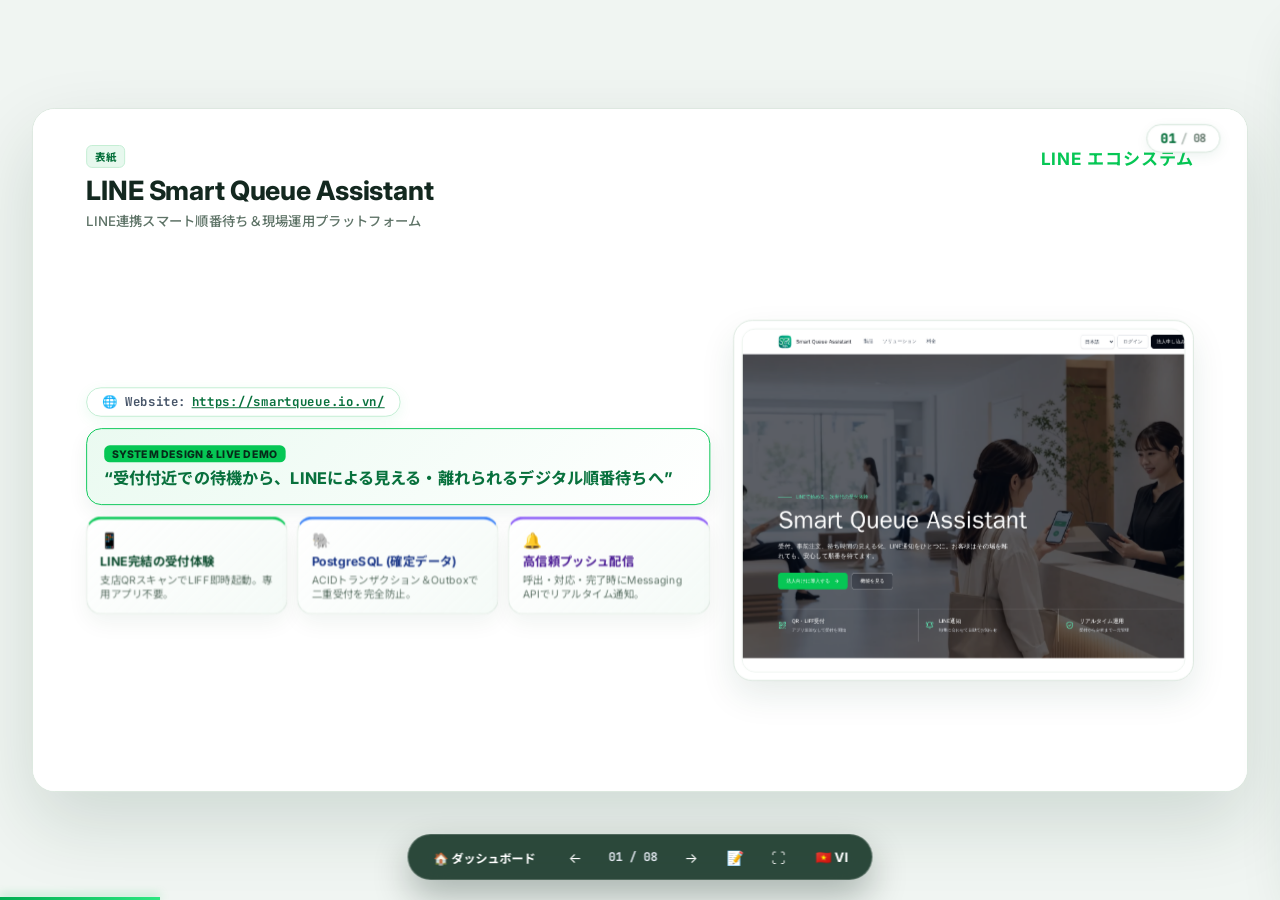
<file: docs/presentation/index.vi.html>
<!DOCTYPE html>
<html lang="vi">
<head>
  <meta charset="UTF-8">
  <meta name="viewport" content="width=device-width, initial-scale=1.0">
  <title>LINE Smart Queue Assistant — Bài Thuyết Trình</title>
  <link rel="stylesheet" href="./styles.css">
  <link rel="preconnect" href="https://fonts.googleapis.com">
  <link rel="preconnect" href="https://fonts.gstatic.com" crossorigin>
  <link href="https://fonts.googleapis.com/css2?family=Inter:wght@400;500;600;700;800&family=JetBrains+Mono:wght@500;700&family=Noto+Sans+JP:wght@400;500;700;800&display=swap" rel="stylesheet">
</head>
<body>
  <div id="deck-container">
    <!-- Viewport for dynamic slide rendering -->
    <div id="slide-viewport"></div>

    <!-- Progress Bar -->
    <div id="progress-bar"></div>

    <!-- Fixed Controls Overlay -->
    <div id="deck-controls">
      <a href="../../index.html" class="control-btn" id="dashboard-btn" style="text-decoration:none; width:auto; padding:0 10px; font-size:12px; font-weight:700;" title="Dashboard">🏠 Dashboard</a>
      <button class="control-btn" id="prev-btn" title="Slide trước (←)">←</button>
      <span class="slide-counter" id="slide-counter">01 / 08</span>
      <button class="control-btn" id="next-btn" title="Slide tiếp (→)">→</button>
      <button class="control-btn" id="notes-btn" title="Mở Speaker Notes (P)">📝</button>
      <button class="control-btn" id="fullscreen-btn" title="Toàn màn hình (F)">⛶</button>
      <button class="control-btn" id="lang-btn" style="width:auto; padding:0 8px; font-size:13px; font-weight:700;" title="Chuyển ngôn ngữ">🇯🇵 JP</button>
    </div>

    <!-- Presenter Notes Drawer -->
    <div id="presenter-notes-drawer">
      <div style="display: flex; justify-content: space-between; align-items: center;">
        <h3 id="notes-drawer-title">Speaker Notes</h3>
        <button id="close-notes-btn" style="background: none; border: none; color: white; cursor: pointer; font-size: 18px;">✕</button>
      </div>
      <div id="presenter-notes-content"></div>
    </div>

    <!-- Multi-Phone Journey Lightbox Modal (Customer Journey) -->
    <div id="journey-phone-modal">
      <div class="journey-modal-header">
        <div class="journey-modal-title" id="journey-modal-title">
          <span>📱 Luồng trải nghiệm LINE LIFF (1 - 4 bước)</span>
          <span class="badge badge-green" id="journey-modal-counter">1 / 4</span>
        </div>
        <div class="journey-modal-controls">
          <button class="journey-modal-btn" id="journey-close-btn">✕ Đóng (Esc)</button>
        </div>
      </div>
      <div class="journey-stage-wrapper">
        <button class="journey-stage-arrow prev" id="journey-prev-phone-btn" title="Bước trước (←)">◀</button>
        <div id="journey-phones-stage" class="journey-phones-stage count-1">
          <!-- Dynamic phone cards injected here -->
        </div>
        <button class="journey-stage-arrow next" id="journey-next-phone-btn" title="Thêm bước tiếp (→)">▶</button>
      </div>
    </div>

    <!-- Scope Gallery Lightbox Modal (Product Scope) -->
    <div id="scope-gallery-modal">
      <div class="scope-gallery-header">
        <div class="scope-gallery-title" id="scope-gallery-title">
          <span id="scope-gallery-name">🖥️ Bộ ảnh giao diện & Quản trị hệ thống</span>
          <span class="badge badge-green" id="scope-gallery-counter">1 / 5</span>
        </div>
        <div class="journey-modal-controls">
          <button class="journey-modal-btn" id="scope-gallery-close-btn">✕ Đóng (Esc)</button>
        </div>
      </div>
      <div class="scope-gallery-stage">
        <button class="journey-stage-arrow prev" id="scope-gallery-prev-btn" title="Ảnh trước (←)">◀</button>
        <img id="scope-gallery-img" src="../images/slide/01-landing-page.png" alt="Ảnh giao diện hệ thống">
        <button class="journey-stage-arrow next" id="scope-gallery-next-btn" title="Ảnh tiếp (→)">▶</button>
      </div>
    </div>

    <!-- QR Zoom Lightbox Modal (Live Demo QR Extra-Large) -->
    <div id="qr-zoom-modal">
      <div class="qr-zoom-container">
        <button class="qr-zoom-close-btn" id="qr-zoom-close-btn">✕ Đóng (Esc)</button>
        <div class="qr-zoom-card">
          <div class="qr-zoom-header">
            <span class="qr-zoom-branch" id="qr-zoom-branch">📍 Tokyo Flagship Branch</span>
            <span class="badge badge-green">Queue Open / LIVE DEMO</span>
          </div>
          <div class="qr-zoom-frame">
            <img src="../images/slide/live-demo-qr.svg" alt="Live Demo QR Code">
          </div>
          <div class="qr-zoom-hint" id="qr-zoom-hint">
            📱 Mở Camera hoặc tính năng Quét mã trên ứng dụng LINE để quét
          </div>
          <div class="qr-zoom-url">
            https://liff.line.me/2010516188-KAcYkLTh/qr/70f7e730ae944f1635b18a51c5408b563969
          </div>
        </div>
      </div>
    </div>
  </div>

  <!-- Language Configuration Files -->
  <script src="./slides.ja.js"></script>
  <script src="./slides.vi.js"></script>
  <!-- Presentation Engine Script -->
  <script src="./script.js"></script>
</body>
</html>
</file>
<file: docs/presentation/styles.css>
/* LINE Smart Queue Assistant — Frosted Jade Light Presentation Design System */

:root {
  --line-green: #06c755;
  --line-green-hover: #08ad51;
  --line-green-light: #eaf8ef;
  --brand-deep: #08713d;
  --brand-ink: #0b4b2d;
  --ink: #13281f;
  --ink-soft: #2e4438;
  --text-muted: #5e7367;
  --canvas: #eaf3ed;
  --canvas-light: #f7faf8;
  --surface: rgb(255 255 255 / 0.88);
  --surface-strong: rgb(255 255 255 / 0.96);
  --surface-subtle: rgb(255 255 255 / 0.65);
  --border-color: rgb(215 232 222 / 0.85);
  --border-muted: rgb(14 101 63 / 0.14);
  --shadow-sm: 0 8px 20px rgb(21 66 45 / 0.07);
  --shadow-md: 0 18px 42px rgb(21 66 45 / 0.12);
  --shadow-lg: 0 28px 64px rgb(16 53 36 / 0.18);
  --font-family-jp: "Inter", "Noto Sans JP", "Hiragino Kaku Gothic ProN", "Yu Gothic", "Meiryo", sans-serif;
  --font-family-code: "JetBrains Mono", "SFMono-Regular", Consolas, monospace;
  --slide-width: 1280px;
  --slide-height: 720px;
  --safe-padding-x: 56px;
  --safe-padding-y: 38px;
  --transition-speed: 0.32s;
}

* {
  box-sizing: border-box;
  margin: 0;
  padding: 0;
}

html,
body {
  width: 100%;
  height: 100%;
  overflow: hidden;
  background: #f0f5f2;
  color: var(--ink);
  font-family: var(--font-family-jp);
  -webkit-font-smoothing: antialiased;
  text-rendering: optimizeLegibility;
}

button,
input,
select {
  font: inherit;
}

/* App container and viewport scaling */
#deck-container {
  position: relative;
  display: flex;
  width: 100vw;
  height: 100vh;
  align-items: center;
  justify-content: center;
  overflow: hidden;
  background: #f0f5f2;
}

#slide-viewport {
  position: relative;
  width: var(--slide-width);
  height: var(--slide-height);
  overflow: hidden;
  border: 1px solid #dce8df;
  border-radius: 24px;
  background: #ffffff;
  box-shadow:
    0 32px 80px rgba(10, 48, 28, 0.14),
    0 1px 0 rgba(255, 255, 255, 0.9) inset;
  isolation: isolate;
  transform-origin: center center;
}

/* Slide base */
.slide {
  position: absolute;
  top: 0;
  left: 0;
  display: flex;
  width: 100%;
  height: 100%;
  flex-direction: column;
  padding: var(--safe-padding-y) var(--safe-padding-x);
  overflow: hidden;
  background: #ffffff;
  opacity: 0;
  transform: translateX(24px);
  transition:
    opacity var(--transition-speed) ease,
    transform var(--transition-speed) ease,
    visibility var(--transition-speed);
  visibility: hidden;
  z-index: 1;
}

.slide.active {
  opacity: 1;
  transform: translateX(0);
  visibility: visible;
  z-index: 2;
}

.slide.previous {
  opacity: 0;
  transform: translateX(-24px);
  visibility: hidden;
  z-index: 0;
}

/* Header */
.slide-header {
  display: flex;
  align-items: flex-start;
  justify-content: space-between;
  margin-bottom: 16px;
  position: relative;
  z-index: 2;
}

.slide-tag {
  display: inline-flex;
  align-items: center;
  padding: 3px 8px;
  border-radius: 6px;
  background: #e7f8ee;
  border: 1px solid #c2eed3;
  color: var(--brand-deep);
  font-size: 11px;
  font-weight: 750;
  letter-spacing: 0.06em;
  text-transform: uppercase;
}

.slide-title {
  max-width: 960px;
  margin-top: 6px;
  color: var(--ink);
  font-size: 28px;
  font-weight: 750;
  letter-spacing: -0.015em;
  line-height: 1.3;
}

.slide-subtitle {
  max-width: 920px;
  margin-top: 4px;
  color: var(--text-muted);
  font-size: 14px;
  font-weight: 500;
  line-height: 1.45;
}

/* Layout */
.slide-body {
  display: flex;
  min-height: 0;
  flex: 1;
  align-items: center;
  gap: 24px;
  position: relative;
  z-index: 2;
}

.layout-split {
  display: grid;
  width: 100%;
  height: 100%;
  align-items: center;
  gap: 24px;
  grid-template-columns: 1fr 1fr;
}

.layout-split.left-wide {
  grid-template-columns: 1.15fr 0.85fr;
}

.layout-split.right-wide {
  grid-template-columns: 0.85fr 1.15fr;
}

/* Typography and content */
.content-text {
  display: flex;
  flex-direction: column;
  gap: 12px;
}

.content-list {
  display: flex;
  flex-direction: column;
  gap: 8px;
  list-style: none;
  padding-left: 14px;
  border-left: 2px solid var(--line-green);
}

.content-list li {
  color: var(--ink-soft);
  font-size: 13px;
  line-height: 1.45;
}

.content-list strong {
  color: var(--brand-ink);
  font-weight: 700;
}

.badge {
  display: inline-flex;
  align-items: center;
  padding: 3px 8px;
  border-radius: 999px;
  font-size: 11px;
  font-weight: 750;
  letter-spacing: 0.03em;
  background: #eef4f0;
  color: var(--ink-soft);
  border: 1px solid #d4e3d9;
}

.badge.badge-green {
  background: #e6f8ee;
  color: var(--brand-deep);
  border-color: #bbf0d0;
}

/* Light Frosted Glass Cards */
.feature-card {
  position: relative;
  display: flex;
  min-height: 0;
  flex-direction: column;
  gap: 5px;
  padding: 12px 16px;
  overflow: hidden;
  border: 1px solid #dce8df;
  border-radius: 16px;
  background: linear-gradient(135deg, rgba(255, 255, 255, 0.95), rgba(243, 250, 246, 0.85));
  box-shadow:
    0 10px 24px rgba(18, 65, 42, 0.06),
    0 1px 0 #ffffff inset;
  backdrop-filter: blur(14px);
  color: var(--ink);
}

.feature-card h3 {
  display: flex;
  align-items: center;
  gap: 6px;
  color: var(--ink);
  font-size: 14px;
  font-weight: 700;
  line-height: 1.35;
}

.feature-card p {
  color: var(--text-muted);
  font-size: 12px;
  line-height: 1.45;
}

/* Media frames */
.media-container {
  position: relative;
  display: flex;
  width: 100%;
  height: 100%;
  align-items: center;
  justify-content: center;
  isolation: isolate;
}

.phone-mockup {
  position: relative;
  display: flex;
  width: 270px;
  height: 500px;
  flex-direction: column;
  padding: 9px;
  overflow: hidden;
  border: 1px solid #d4e3d9;
  border-radius: 36px;
  background: linear-gradient(145deg, #26352e, #0b1510 62%, #385348);
  box-shadow:
    0 24px 44px rgba(13, 54, 33, 0.22),
    0 1px 0 rgba(255, 255, 255, 0.2) inset;
}

.phone-header-notch {
  position: absolute;
  top: 9px;
  left: 50%;
  width: 96px;
  height: 18px;
  border-radius: 0 0 12px 12px;
  background: #0d1711;
  transform: translateX(-50%);
  z-index: 2;
}

.phone-screen {
  position: relative;
  flex: 1;
  overflow: hidden;
  border-radius: 28px;
  background: #f8fbf9;
}

.phone-screen img {
  display: block;
  width: 100%;
  height: 100%;
  background: #f8fbf9;
  object-fit: contain;
  object-position: center top;
}

.browser-frame {
  display: flex;
  width: 100%;
  max-width: 560px;
  height: 380px;
  flex-direction: column;
  padding: 8px;
  overflow: hidden;
  border: 1px solid #dce8df;
  border-radius: 20px;
  background: #ffffff;
  box-shadow: 0 16px 36px rgba(19, 73, 46, 0.1);
}

.browser-content {
  position: relative;
  display: flex;
  min-height: 0;
  flex: 1;
  align-items: flex-start;
  justify-content: center;
  overflow: hidden;
  border: 1px solid #edf4ef;
  border-radius: 14px;
  background: #ffffff;
}

.browser-content img {
  display: block;
  width: 100%;
  height: 100%;
  object-fit: cover;
  object-position: top left;
}

/* ==========================================================================
   Slide Indicator Badge (Top-Right)
   ========================================================================== */
#slide-footprints {
  position: absolute;
  top: 16px;
  right: 28px;
  display: flex;
  align-items: center;
  gap: 2px;
  padding: 5px 14px;
  background: rgba(255, 255, 255, 0.9);
  border: 1px solid #d0e2d6;
  border-radius: 999px;
  box-shadow: 0 4px 14px rgba(14, 101, 63, 0.08);
  backdrop-filter: blur(14px);
  z-index: 15;
  font-family: var(--font-family-code);
  font-size: 13px;
  font-weight: 700;
  color: var(--brand-deep);
  user-select: none;
}

#slide-footprints .indicator-current {
  color: #08713d;
  font-weight: 800;
  font-size: 14px;
}

#slide-footprints .indicator-divider {
  color: var(--text-muted);
  opacity: 0.5;
  margin: 0 3px;
}

#slide-footprints .indicator-total {
  color: var(--text-muted);
  font-size: 12px;
}

/* ==========================================================================
   Presentation Controls Bar
   ========================================================================== */
#deck-controls {
  position: fixed;
  bottom: 20px;
  left: 50%;
  display: flex;
  align-items: center;
  gap: 12px;
  padding: 6px 14px;
  border: 1px solid rgba(255, 255, 255, 0.18);
  border-radius: 999px;
  background: rgba(10, 43, 28, 0.85);
  box-shadow: 0 16px 36px rgba(3, 27, 16, 0.3);
  color: white;
  transform: translateX(-50%);
  backdrop-filter: blur(18px);
  z-index: 100;
  transition: opacity 0.3s ease;
}

.control-btn {
  display: flex;
  width: 32px;
  height: 32px;
  align-items: center;
  justify-content: center;
  border: 1px solid transparent;
  border-radius: 50%;
  background: transparent;
  color: white;
  cursor: pointer;
  font-size: 14px;
  transition: all 0.2s ease;
}

.control-btn:hover {
  border-color: rgba(255, 255, 255, 0.2);
  background: rgba(255, 255, 255, 0.15);
  transform: translateY(-1px);
}

.slide-counter {
  min-width: 60px;
  color: #e2e8f0;
  font-family: var(--font-family-code);
  font-size: 12px;
  font-weight: 700;
  text-align: center;
}

#progress-bar {
  position: absolute;
  bottom: 0;
  left: 0;
  height: 3px;
  background: linear-gradient(90deg, #00ad51, #2ce781);
  box-shadow: 0 -2px 10px rgba(6, 199, 85, 0.4);
  transition: width 0.3s ease;
  z-index: 10;
}

/* Fullscreen / Zoom Mode Controls */
:fullscreen #deck-controls,
:-webkit-full-screen #deck-controls,
.is-fullscreen #deck-controls {
  opacity: 0.3;
  transition: opacity 0.3s ease;
}

:fullscreen #deck-controls:hover,
:-webkit-full-screen #deck-controls:hover,
.is-fullscreen #deck-controls:hover {
  opacity: 1;
}

:fullscreen #deck-controls #dashboard-btn,
:fullscreen #deck-controls #slide-counter,
:fullscreen #deck-controls #notes-btn,
:fullscreen #deck-controls #lang-btn,
:-webkit-full-screen #deck-controls #dashboard-btn,
:-webkit-full-screen #deck-controls #slide-counter,
:-webkit-full-screen #deck-controls #notes-btn,
:-webkit-full-screen #deck-controls #lang-btn,
.is-fullscreen #deck-controls #dashboard-btn,
.is-fullscreen #deck-controls #slide-counter,
.is-fullscreen #deck-controls #notes-btn,
.is-fullscreen #deck-controls #lang-btn {
  display: none !important;
}

/* Presenter notes */
#presenter-notes-drawer {
  position: fixed;
  top: 14px;
  right: -430px;
  display: flex;
  width: 404px;
  height: calc(100vh - 28px);
  flex-direction: column;
  gap: 16px;
  padding: 24px;
  overflow-y: auto;
  border: 1px solid rgba(255, 255, 255, 0.16);
  border-radius: 22px 0 0 22px;
  background: rgba(10, 39, 26, 0.94);
  box-shadow: var(--shadow-lg);
  color: white;
  transition: right 0.3s ease;
  backdrop-filter: blur(22px);
  z-index: 200;
}

#presenter-notes-drawer.open {
  right: 0;
}

#presenter-notes-drawer h3 {
  padding-bottom: 10px;
  border-bottom: 1px solid rgba(255, 255, 255, 0.16);
  color: #72efad;
}

#presenter-notes-content {
  color: rgba(239, 249, 243, 0.88);
  font-size: 15px;
  line-height: 1.65;
}

/* Interactive Triggers */
.phone-mockup.interactive-trigger,
.browser-frame.interactive-trigger,
.slide .browser-frame,
.slide .media-container img {
  cursor: pointer;
  transition: transform 0.28s ease, box-shadow 0.28s ease, border-color 0.28s ease;
}

.phone-mockup.interactive-trigger:hover,
.browser-frame.interactive-trigger:hover,
.slide .browser-frame:hover {
  transform: translateY(-4px) scale(1.02);
  border-color: var(--line-green);
  box-shadow: 0 24px 44px rgba(6, 199, 85, 0.2);
}

/* ==========================================================================
   Multi-Phone Journey Lightbox Modal (FULLSCREEN EXPANDED)
   ========================================================================== */
#journey-phone-modal {
  position: fixed;
  inset: 0;
  display: none;
  flex-direction: column;
  align-items: center;
  justify-content: space-between;
  background: rgba(5, 20, 13, 0.95);
  backdrop-filter: blur(32px) saturate(140%);
  z-index: 300;
  opacity: 0;
  transition: opacity 0.3s ease;
  padding: 14px 28px 18px 28px;
}

#journey-phone-modal.open {
  display: flex;
  opacity: 1;
}

.journey-modal-header {
  display: flex;
  width: 100%;
  max-width: 1650px;
  align-items: center;
  justify-content: space-between;
  margin-bottom: 6px;
  padding-bottom: 8px;
  border-bottom: 1px solid rgba(255, 255, 255, 0.16);
  color: white;
}

.journey-modal-title {
  display: flex;
  align-items: center;
  gap: 12px;
  font-size: 18px;
  font-weight: 700;
  color: #86efac;
}

.journey-modal-controls {
  display: flex;
  align-items: center;
  gap: 10px;
}

.journey-modal-btn {
  display: inline-flex;
  align-items: center;
  gap: 6px;
  padding: 6px 16px;
  border: 1px solid rgba(255, 255, 255, 0.2);
  border-radius: 999px;
  background: rgba(255, 255, 255, 0.1);
  color: white;
  font-size: 13px;
  font-weight: 600;
  cursor: pointer;
  transition: all 0.2s ease;
}

.journey-modal-btn:hover {
  background: rgba(6, 199, 85, 0.25);
  border-color: var(--line-green);
  transform: translateY(-1px);
}

/* Big Stage filling full viewport height */
.journey-stage-wrapper {
  position: relative;
  display: flex;
  width: 100%;
  max-width: 1720px;
  flex: 1;
  align-items: center;
  justify-content: center;
  min-height: 0;
  height: calc(100vh - 75px);
}

#journey-phones-stage {
  display: flex;
  align-items: center;
  justify-content: center;
  gap: 24px;
  width: 100%;
  height: 100%;
  transition: all 0.38s cubic-bezier(0.16, 1, 0.3, 1);
}

.journey-phone-item {
  display: flex;
  flex-direction: column;
  align-items: center;
  justify-content: center;
  height: 100%;
  max-height: 85vh;
  gap: 8px;
  animation: slideInPhone 0.35s cubic-bezier(0.16, 1, 0.3, 1) forwards;
  transition: all 0.35s ease;
}

@keyframes slideInPhone {
  from {
    opacity: 0;
    transform: translateX(40px) scale(0.92);
  }
  to {
    opacity: 1;
    transform: translateX(0) scale(1);
  }
}

/* Fullscreen enlarged phone mockups */
.journey-phones-stage .phone-mockup {
  height: 78vh;
  max-height: 780px;
  width: auto;
  aspect-ratio: 9 / 19;
  border-radius: 42px;
  padding: 10px;
  box-shadow:
    0 32px 70px rgba(0, 0, 0, 0.65),
    0 0 0 1px rgba(255, 255, 255, 0.2) inset;
}

.journey-phones-stage .phone-header-notch {
  width: 110px;
  height: 20px;
  border-radius: 0 0 14px 14px;
}

.journey-phones-stage .phone-screen {
  border-radius: 34px;
}

.journey-phones-stage.count-1 .phone-mockup {
  height: 84vh;
  max-height: 840px;
  max-width: 450px;
}

.journey-phones-stage.count-2 .phone-mockup {
  height: 82vh;
  max-height: 810px;
  max-width: 410px;
}

.journey-phones-stage.count-3 .phone-mockup {
  height: 80vh;
  max-height: 780px;
  max-width: 370px;
}

.journey-phones-stage.count-4 .phone-mockup {
  height: 78vh;
  max-height: 750px;
  max-width: 335px;
}

.phone-step-label {
  padding: 5px 14px;
  border-radius: 999px;
  background: rgba(11, 75, 45, 0.92);
  border: 1px solid rgba(6, 199, 85, 0.4);
  color: #a7f3d0;
  font-size: 13px;
  font-weight: 700;
  letter-spacing: 0.02em;
  text-align: center;
  white-space: nowrap;
}

.journey-stage-arrow {
  position: absolute;
  top: 50%;
  transform: translateY(-50%);
  display: flex;
  width: 54px;
  height: 54px;
  align-items: center;
  justify-content: center;
  border: 1px solid rgba(255, 255, 255, 0.25);
  border-radius: 50%;
  background: rgba(11, 75, 45, 0.92);
  color: white;
  font-size: 24px;
  cursor: pointer;
  box-shadow: 0 8px 28px rgba(0, 0, 0, 0.45);
  backdrop-filter: blur(12px);
  transition: all 0.2s ease;
  z-index: 20;
}

.journey-stage-arrow:hover:not(:disabled) {
  background: var(--line-green);
  color: #062b19;
  border-color: var(--line-green);
  transform: translateY(-50%) scale(1.1);
}

.journey-stage-arrow:disabled {
  opacity: 0.2;
  cursor: not-allowed;
  pointer-events: none;
}

.journey-stage-arrow.prev {
  left: 10px;
}

.journey-stage-arrow.next {
  right: 10px;
}

/* ==========================================================================
   Scope Gallery Modal (FULLSCREEN EXPANDED)
   ========================================================================== */
#scope-gallery-modal {
  position: fixed;
  inset: 0;
  display: none;
  flex-direction: column;
  align-items: center;
  justify-content: space-between;
  background: rgba(5, 20, 13, 0.95);
  backdrop-filter: blur(32px) saturate(140%);
  z-index: 310;
  opacity: 0;
  transition: opacity 0.3s ease;
  padding: 14px 28px 18px 28px;
}

#scope-gallery-modal.open {
  display: flex;
  opacity: 1;
}

.scope-gallery-header {
  display: flex;
  width: 100%;
  max-width: 1650px;
  align-items: center;
  justify-content: space-between;
  margin-bottom: 6px;
  padding-bottom: 8px;
  border-bottom: 1px solid rgba(255, 255, 255, 0.16);
  color: white;
}

.scope-gallery-title {
  display: flex;
  align-items: center;
  gap: 12px;
  font-size: 18px;
  font-weight: 700;
  color: #86efac;
}

.scope-gallery-stage {
  position: relative;
  display: flex;
  width: 100%;
  max-width: 1720px;
  flex: 1;
  align-items: center;
  justify-content: center;
  min-height: 0;
  height: calc(100vh - 75px);
}

#scope-gallery-img {
  max-width: 94vw;
  max-height: 85vh;
  width: auto;
  height: auto;
  object-fit: contain;
  border-radius: 16px;
  box-shadow: 0 30px 80px rgba(0, 0, 0, 0.7);
  border: 1px solid rgba(255, 255, 255, 0.2);
  background: #ffffff;
  transition: all 0.25s ease;
}

/* Single-Image Zoom Mode (Slides other than 3 and 4) */
#scope-gallery-modal.single-mode .journey-stage-arrow,
#scope-gallery-modal.single-mode #scope-gallery-counter {
  display: none !important;
}

/* ==========================================================================
   QR Zoom Lightbox Modal (Live Demo QR Extra-Large)
   ========================================================================== */
#qr-zoom-modal {
  position: fixed;
  inset: 0;
  display: none;
  align-items: center;
  justify-content: center;
  background: rgba(5, 20, 13, 0.95);
  backdrop-filter: blur(32px) saturate(140%);
  z-index: 320;
  padding: 20px;
  opacity: 0;
  transition: opacity 0.3s ease;
}

#qr-zoom-modal.open {
  display: flex;
  opacity: 1;
}

.qr-zoom-container {
  position: relative;
  display: flex;
  flex-direction: column;
  align-items: center;
  justify-content: center;
  max-width: 90vw;
  max-height: 94vh;
}

.qr-zoom-close-btn {
  position: absolute;
  top: -46px;
  right: 0;
  padding: 6px 18px;
  border-radius: 999px;
  background: rgba(255, 255, 255, 0.15);
  border: 1px solid rgba(255, 255, 255, 0.25);
  color: white;
  cursor: pointer;
  font-size: 13px;
  font-weight: 700;
  transition: all 0.2s ease;
}

.qr-zoom-close-btn:hover {
  background: var(--line-green);
  color: #062b19;
  border-color: var(--line-green);
  transform: translateY(-1px);
}

.qr-zoom-card {
  background: #ffffff;
  border: 3px solid var(--line-green);
  border-radius: 28px;
  padding: 22px 34px;
  box-shadow: 0 32px 80px rgba(0, 0, 0, 0.65);
  display: flex;
  flex-direction: column;
  align-items: center;
  gap: 12px;
  animation: zoomInQr 0.32s cubic-bezier(0.16, 1, 0.3, 1) forwards;
}

@keyframes zoomInQr {
  from {
    opacity: 0;
    transform: scale(0.88);
  }
  to {
    opacity: 1;
    transform: scale(1);
  }
}

.qr-zoom-header {
  display: flex;
  align-items: center;
  justify-content: space-between;
  width: 100%;
  gap: 16px;
}

.qr-zoom-branch {
  font-weight: 800;
  font-size: 16px;
  color: #08713d;
  letter-spacing: 0.02em;
}

.qr-zoom-frame {
  width: min(58vh, 58vw, 460px);
  height: min(58vh, 58vw, 460px);
  background: #ffffff;
  padding: 8px;
  border-radius: 20px;
  display: flex;
  align-items: center;
  justify-content: center;
}

.qr-zoom-frame img {
  width: 100%;
  height: 100%;
  object-fit: contain;
}

.qr-zoom-hint {
  font-size: 13px;
  font-weight: 700;
  color: #08713d;
  background: #eaf8ef;
  border: 1px solid #bbf7d0;
  border-radius: 10px;
  padding: 6px 18px;
  text-align: center;
}

.qr-zoom-url {
  font-family: var(--font-family-code);
  font-size: 11px;
  font-weight: 700;
  color: #065f46;
  background: #f0fdf4;
  border: 1px solid #bbf7d0;
  border-radius: 8px;
  padding: 6px 14px;
  word-break: break-all;
  text-align: center;
  max-width: 480px;
}

@media (prefers-reduced-motion: reduce) {
  .slide,
  #progress-bar,
  #presenter-notes-drawer,
  .control-btn,
  .journey-phone-item,
  #journey-phones-stage {
    transition: none !important;
  }
}
</file>
<file: styles.css>
/* LINE Smart Queue Assistant — Frosted Jade presentation system */

:root {
  --line-green: #06c755;
  --line-green-hover: #08ad51;
  --line-green-light: #e7f8ee;
  --brand-deep: #08713d;
  --brand-ink: #0b4b2d;
  --ink: #13281f;
  --ink-soft: #31463c;
  --text-muted: #66786f;
  --canvas: #e8f3ed;
  --canvas-light: #f7fbf8;
  --surface: rgb(255 255 255 / 0.62);
  --surface-strong: rgb(255 255 255 / 0.8);
  --surface-subtle: rgb(255 255 255 / 0.42);
  --border-color: rgb(255 255 255 / 0.82);
  --border-muted: rgb(14 101 63 / 0.13);
  --shadow-sm: 0 8px 20px rgb(21 66 45 / 0.06);
  --shadow-md: 0 18px 42px rgb(21 66 45 / 0.12);
  --shadow-lg: 0 28px 64px rgb(16 53 36 / 0.18);
  --font-family-jp: "Inter", "Noto Sans JP", "Hiragino Kaku Gothic ProN", "Yu Gothic", "Meiryo", sans-serif;
  --font-family-code: "JetBrains Mono", "SFMono-Regular", Consolas, monospace;
  --slide-width: 1280px;
  --slide-height: 720px;
  --safe-padding-x: 64px;
  --safe-padding-y: 46px;
  --transition-speed: 0.34s;
}

* {
  box-sizing: border-box;
  margin: 0;
  padding: 0;
}

html,
body {
  width: 100%;
  height: 100%;
  overflow: hidden;
  background: #f7faf8;
  color: var(--ink);
  font-family: var(--font-family-jp);
  -webkit-font-smoothing: antialiased;
  text-rendering: optimizeLegibility;
}

button,
input,
select {
  font: inherit;
}

/* App container and viewport scaling */
#deck-container {
  position: relative;
  display: flex;
  width: 100vw;
  height: 100vh;
  align-items: center;
  justify-content: center;
  overflow: hidden;
  background: #f7faf8;
}

#deck-container::before,
#deck-container::after {
  display: none;
  position: absolute;
  width: 34vw;
  height: 34vw;
  border-radius: 50%;
  content: "";
  filter: blur(8px);
  pointer-events: none;
}

#deck-container::before {
  top: -20vw;
  left: 8vw;
  background: rgb(255 255 255 / 0.32);
}

#deck-container::after {
  right: -16vw;
  bottom: -22vw;
  background: rgb(5 199 85 / 0.13);
}

#slide-viewport {
  position: relative;
  width: var(--slide-width);
  height: var(--slide-height);
  overflow: hidden;
  border: 1px solid rgb(255 255 255 / 0.86);
  border-radius: 28px;
  background: var(--canvas-light);
  box-shadow:
    0 42px 100px rgb(7 42 26 / 0.25),
    0 2px 0 rgb(255 255 255 / 0.65) inset;
  isolation: isolate;
  transform-origin: center center;
}

/* Slide base */
.slide {
  position: absolute;
  top: 0;
  left: 0;
  display: flex;
  width: 100%;
  height: 100%;
  flex-direction: column;
  padding: var(--safe-padding-y) var(--safe-padding-x);
  overflow: hidden;
  background: #f7faf8;
  opacity: 0;
  transform: translateX(30px);
  transition:
    opacity var(--transition-speed) ease,
    transform var(--transition-speed) ease,
    visibility var(--transition-speed);
  visibility: hidden;
  z-index: 1;
}

.slide::before {
  display: none;
  position: absolute;
  top: -110px;
  right: -90px;
  width: 330px;
  height: 330px;
  border-radius: 50%;
  background: rgb(255 255 255 / 0.42);
  content: "";
  filter: blur(18px);
  pointer-events: none;
  z-index: 0;
}

.slide::after {
  position: absolute;
  inset: 14px;
  border: 1px solid rgb(255 255 255 / 0.36);
  border-radius: 20px;
  content: "";
  pointer-events: none;
  z-index: 0;
}

.slide.active {
  opacity: 1;
  transform: translateX(0);
  visibility: visible;
  z-index: 2;
}

.slide.previous {
  transform: translateX(-30px);
}

.slide-header,
.slide-body {
  position: relative;
  z-index: 1;
}

/* Header */
.slide-header {
  display: flex;
  min-height: 0;
  align-items: flex-start;
  justify-content: space-between;
  gap: 28px;
  margin-bottom: 22px;
  padding-bottom: 18px;
}

.slide-header::after {
  position: absolute;
  right: auto;
  bottom: 0;
  left: 0;
  width: 88px;
  height: 3px;
  border-radius: 999px;
  background: var(--line-green);
  content: "";
}

.slide-header > div:first-child {
  min-width: 0;
}

.slide-header > div:last-child {
  display: none;
}

.slide-tag {
  display: inline-flex;
  align-items: center;
  min-height: 0;
  padding: 0;
  border: none;
  border-radius: 0;
  background: transparent;
  color: var(--brand-deep);
  font-size: 10px;
  font-weight: 700;
  letter-spacing: 0.09em;
}

.slide-title {
  max-width: 940px;
  margin-top: 9px;
  color: var(--ink);
  font-size: 30px;
  font-weight: 600;
  letter-spacing: -0.018em;
  line-height: 1.34;
}

.slide-subtitle {
  max-width: 900px;
  margin-top: 7px;
  color: var(--text-muted);
  font-size: 15px;
  font-weight: 500;
  letter-spacing: -0.01em;
  line-height: 1.55;
}

/* Layout */
.slide-body {
  display: flex;
  min-height: 0;
  flex: 1;
  align-items: center;
  gap: 32px;
}

.layout-split {
  display: grid;
  width: 100%;
  height: 100%;
  align-items: center;
  gap: 32px;
  grid-template-columns: 1fr 1fr;
}

.layout-split.left-wide {
  grid-template-columns: 1.13fr 0.87fr;
}

.layout-split.right-wide {
  grid-template-columns: 0.87fr 1.13fr;
}

.layout-hero {
  align-items: center;
  justify-content: center;
  gap: 24px;
  text-align: center;
}

.layout-grid {
  display: grid;
  width: 100%;
  gap: 16px;
  grid-template-columns: repeat(auto-fit, minmax(280px, 1fr));
}

/* Typography and content */
.content-text {
  display: flex;
  flex-direction: column;
  gap: 16px;
}

.content-text p {
  color: var(--ink-soft);
  font-size: 19px;
  line-height: 1.62;
}

.content-list {
  display: flex;
  flex-direction: column;
  gap: 13px;
  list-style: none;
  padding-left: 18px;
  border-left: 2px solid var(--line-green);
}

.content-list li {
  display: flex;
  align-items: flex-start;
  color: var(--ink-soft);
  font-size: 17px;
  font-weight: 400;
  letter-spacing: -0.01em;
  line-height: 1.58;
}

.content-list li::before {
  display: none;
}

.content-list strong {
  color: var(--brand-ink);
  font-weight: 600;
}

.content-text > div[style*="background"] {
  border: 1px solid rgb(255 255 255 / 0.82) !important;
  border-radius: 16px !important;
  background: linear-gradient(135deg, rgb(233 250 240 / 0.82), rgb(255 255 255 / 0.5)) !important;
  box-shadow: var(--shadow-sm);
  color: var(--brand-deep) !important;
  font-size: 18px !important;
  font-weight: 600 !important;
  line-height: 1.42;
}

.badge {
  display: inline-flex;
  align-items: center;
  min-height: 26px;
  padding: 4px 9px;
  border: 1px solid rgb(12 91 57 / 0.1);
  border-radius: 999px;
  background: rgb(237 244 240 / 0.78);
  color: var(--ink-soft);
  font-size: 11px;
  font-weight: 800;
  letter-spacing: 0.05em;
  text-transform: uppercase;
}

.badge.badge-green {
  border-color: rgb(6 199 85 / 0.16);
  background: rgb(223 250 233 / 0.84);
  color: var(--brand-deep);
}

/* Glass panels, cards and tables */
.feature-card {
  position: relative;
  display: flex;
  min-height: 0;
  flex-direction: column;
  gap: 10px;
  padding: 20px 21px;
  overflow: hidden;
  border: 1px solid var(--border-color);
  border-radius: 18px;
  background: linear-gradient(135deg, rgb(255 255 255 / 0.8), rgb(255 255 255 / 0.52));
  box-shadow:
    0 16px 30px rgb(24 78 51 / 0.075),
    0 1px 0 rgb(255 255 255 / 0.72) inset;
  backdrop-filter: blur(18px) saturate(125%);
}

.feature-card::before {
  position: absolute;
  top: 0;
  right: 22px;
  left: 22px;
  height: 1px;
  background: linear-gradient(90deg, transparent, rgb(255 255 255 / 0.96), transparent);
  content: "";
}

.feature-card[style] {
  border-top: 1px solid var(--border-color) !important;
  border-right: 1px solid var(--border-color) !important;
  border-bottom: 1px solid var(--border-color) !important;
  border-left: 1px solid var(--border-color) !important;
}

.feature-card h3 {
  display: flex;
  align-items: center;
  gap: 8px;
  color: var(--ink);
  font-size: 16px;
  font-weight: 600;
  letter-spacing: -0.015em;
  line-height: 1.45;
}

.feature-card h3[style] {
  color: var(--ink) !important;
}

.feature-card p {
  color: var(--text-muted);
  font-size: 15px;
  font-weight: 400;
  line-height: 1.6;
}

.role-table {
  width: 100%;
  overflow: hidden;
  border: 1px solid var(--border-color);
  border-collapse: separate;
  border-radius: 18px;
  border-spacing: 0;
  background: rgb(255 255 255 / 0.62);
  box-shadow: var(--shadow-sm);
  backdrop-filter: blur(16px);
}

.role-table th {
  padding: 12px 16px;
  border-bottom: 1px solid rgb(255 255 255 / 0.4);
  background: linear-gradient(135deg, #08713d, #06994f);
  color: white;
  font-size: 14px;
  font-weight: 750;
  text-align: left;
}

.role-table td {
  padding: 11px 16px;
  border-bottom: 1px solid rgb(10 93 56 / 0.09);
  color: var(--ink-soft);
  font-size: 14px;
  line-height: 1.45;
}

.role-table tr:last-child td {
  border-bottom: none;
}

/* Media frames */
.media-container {
  position: relative;
  display: flex;
  width: 100%;
  height: 100%;
  align-items: center;
  justify-content: center;
  isolation: isolate;
}

.media-container::before {
  display: none;
  position: absolute;
  width: 72%;
  height: 72%;
  border-radius: 50%;
  background: rgb(6 199 85 / 0.1);
  content: "";
  filter: blur(34px);
  pointer-events: none;
  z-index: -1;
}

/* A single quiet brand plane makes product imagery the visual anchor. */
.media-container:has(.browser-frame)::before {
  display: block;
  inset: 18px -14px -16px 18px;
  width: auto;
  height: auto;
  border-radius: 24px;
  background: #eaf9f0;
  filter: none;
  z-index: 0;
}

.media-container:has(.browser-frame) > .browser-frame {
  position: relative;
  z-index: 1;
}

.phone-mockup {
  position: relative;
  display: flex;
  width: 274px;
  height: 514px;
  flex-direction: column;
  padding: 9px;
  overflow: hidden;
  border: 1px solid rgb(255 255 255 / 0.5);
  border-radius: 39px;
  background: linear-gradient(145deg, #26352e, #0b1510 62%, #385348);
  box-shadow:
    0 28px 44px rgb(13 54 33 / 0.24),
    0 1px 0 rgb(255 255 255 / 0.24) inset;
}

.phone-header-notch {
  position: absolute;
  top: 9px;
  left: 50%;
  width: 102px;
  height: 20px;
  border-radius: 0 0 14px 14px;
  background: #0d1711;
  transform: translateX(-50%);
  z-index: 2;
}

.phone-screen {
  position: relative;
  flex: 1;
  overflow: hidden;
  border-radius: 31px;
  background: #f8fbf9;
}

.phone-screen img {
  display: block;
  width: 100%;
  height: 100%;
  background: #f8fbf9;
  object-fit: contain;
  object-position: center top;
}

.browser-frame {
  display: flex;
  width: 100%;
  max-width: 570px;
  height: 390px;
  flex-direction: column;
  padding: 8px;
  overflow: hidden;
  border: 1px solid #dce7e0;
  border-radius: 23px;
  background: #ffffff;
  box-shadow: 0 14px 28px rgb(19 73 46 / 0.1);
  backdrop-filter: none;
}

/* Remove decorative fake browser chrome; the image is the proof point. */
.browser-header {
  display: none;
}

.browser-content {
  position: relative;
  display: flex;
  min-height: 0;
  flex: 1;
  align-items: flex-start;
  justify-content: center;
  overflow: hidden;
  border: 1px solid #edf3ef;
  border-radius: 16px;
  background: #ffffff;
}

.browser-content img {
  display: block;
  width: 100%;
  height: 100%;
  padding: 0;
  background: #f8fbf9;
  object-fit: contain;
  object-position: center top;
}

.image-placeholder {
  display: flex;
  width: 100%;
  height: 340px;
  flex-direction: column;
  align-items: center;
  justify-content: center;
  gap: 12px;
  padding: 24px;
  border: 1px dashed rgb(8 113 61 / 0.24);
  border-radius: 18px;
  background: rgb(255 255 255 / 0.44);
  color: var(--text-muted);
  font-size: 17px;
  font-weight: 700;
  text-align: center;
}

.image-placeholder svg {
  width: 44px;
  height: 44px;
  fill: rgb(8 113 61 / 0.46);
}

/* Flows */
.process-flow {
  display: flex;
  width: 100%;
  align-items: center;
  gap: 10px;
  padding: 12px 0;
  overflow-x: auto;
}

.process-step {
  display: flex;
  min-width: 132px;
  flex: 1;
  flex-direction: column;
  gap: 6px;
  padding: 14px;
  border: 1px solid var(--border-color);
  border-radius: 16px;
  background: rgb(255 255 255 / 0.58);
  box-shadow: var(--shadow-sm);
  text-align: center;
  backdrop-filter: blur(15px);
}

.process-step[style] {
  border-color: var(--border-color) !important;
  background: rgb(255 255 255 / 0.58) !important;
}

.process-step-num {
  color: var(--brand-deep);
  font-size: 11px;
  font-weight: 800;
  letter-spacing: 0.07em;
  text-transform: uppercase;
}

.process-step-title,
.process-step-title[style] {
  color: var(--ink) !important;
  font-size: 14px;
  font-weight: 750;
}

.process-arrow {
  color: var(--brand-deep);
  font-size: 18px;
  font-weight: 700;
}

/* Presentation controls */
#deck-controls {
  position: fixed;
  bottom: 22px;
  left: 50%;
  display: flex;
  align-items: center;
  gap: 13px;
  padding: 7px 14px;
  border: 1px solid rgb(255 255 255 / 0.18);
  border-radius: 999px;
  background: rgb(10 43 28 / 0.78);
  box-shadow: 0 16px 34px rgb(3 27 16 / 0.3);
  color: white;
  transform: translateX(-50%);
  backdrop-filter: blur(18px) saturate(150%);
  z-index: 100;
}

.control-btn {
  display: flex;
  width: 34px;
  height: 34px;
  align-items: center;
  justify-content: center;
  border: 1px solid transparent;
  border-radius: 50%;
  background: transparent;
  color: white;
  cursor: pointer;
  font-size: 15px;
  transition:
    background 0.2s ease,
    border-color 0.2s ease,
    transform 0.2s ease;
}

.control-btn:hover {
  border-color: rgb(255 255 255 / 0.14);
  background: rgb(255 255 255 / 0.13);
  transform: translateY(-1px);
}

.slide-counter {
  min-width: 62px;
  color: rgb(244 255 248 / 0.9);
  font-family: var(--font-family-code);
  font-size: 12px;
  font-weight: 700;
  letter-spacing: 0.03em;
  text-align: center;
}

#progress-bar {
  position: absolute;
  bottom: 0;
  left: 0;
  height: 4px;
  background: linear-gradient(90deg, #00ad51, #2ce781);
  box-shadow: 0 -2px 10px rgb(6 199 85 / 0.24);
  transition: width 0.3s ease;
  z-index: 10;
}

/* Presenter notes */
#presenter-notes-drawer {
  position: fixed;
  top: 14px;
  right: -430px;
  display: flex;
  width: 404px;
  height: calc(100vh - 28px);
  flex-direction: column;
  gap: 16px;
  padding: 24px;
  overflow-y: auto;
  border: 1px solid rgb(255 255 255 / 0.16);
  border-radius: 22px 0 0 22px;
  background: rgb(10 39 26 / 0.89);
  box-shadow: var(--shadow-lg);
  color: white;
  transition: right 0.3s ease;
  backdrop-filter: blur(22px);
  z-index: 200;
}

#presenter-notes-drawer.open {
  right: 0;
}

#presenter-notes-drawer h3 {
  padding-bottom: 10px;
  border-bottom: 1px solid rgb(255 255 255 / 0.16);
  color: #72efad;
}

#presenter-notes-content {
  color: rgb(239 249 243 / 0.84);
  font-size: 15px;
  line-height: 1.68;
}

@supports not ((backdrop-filter: blur(1px)) or (-webkit-backdrop-filter: blur(1px))) {
  .feature-card,
  .browser-frame,
  .role-table,
  .process-step {
    background: rgb(255 255 255 / 0.9);
  }
}

/* Print / PDF */
@media print {
  html,
  body,
  #deck-container {
    overflow: visible !important;
    background: white !important;
  }

  #deck-controls,
  #presenter-notes-drawer,
  #progress-bar {
    display: none !important;
  }

  #slide-viewport {
    width: 100% !important;
    height: auto !important;
    overflow: visible !important;
    border: none !important;
    border-radius: 0 !important;
    box-shadow: none !important;
    transform: none !important;
  }

  .slide {
    position: relative !important;
    height: 100vh !important;
    opacity: 1 !important;
    page-break-after: always;
    transform: none !important;
    visibility: visible !important;
  }
}

@media (prefers-reduced-motion: reduce) {
  .slide,
  #progress-bar,
  #presenter-notes-drawer,
  .control-btn {
    transition: none !important;
  }
}
</file>
